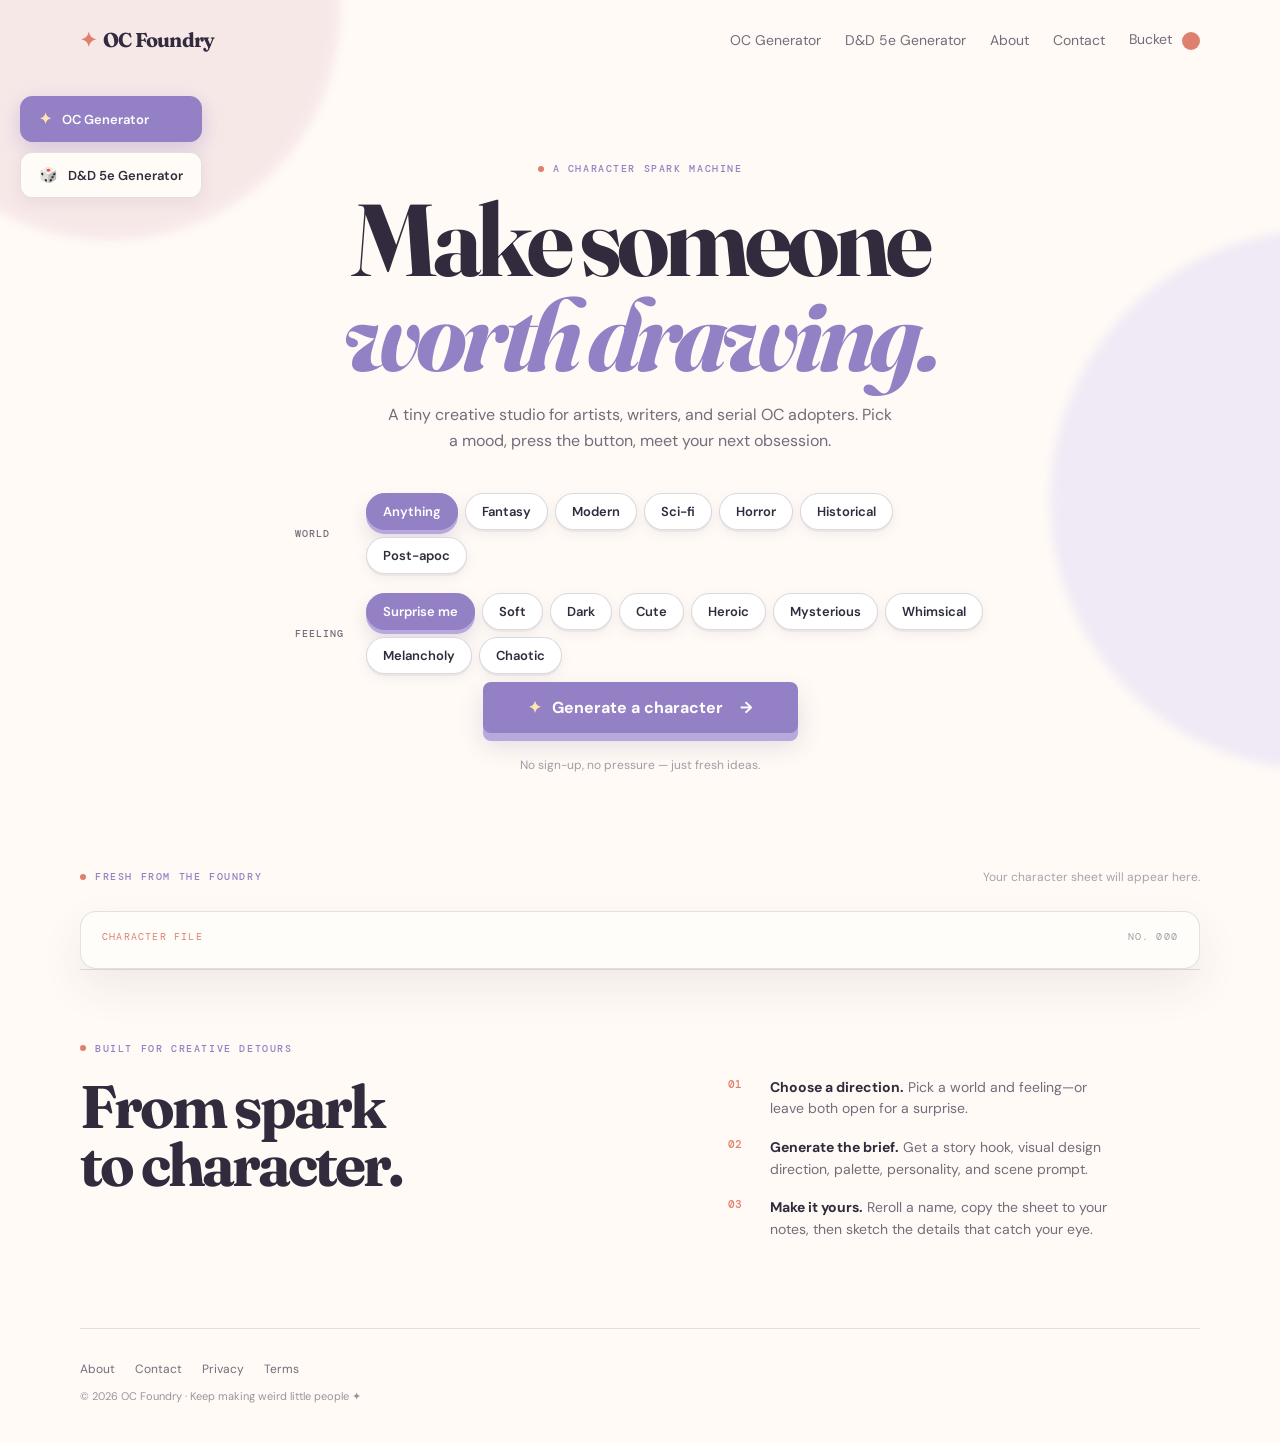
<file: index.html>
<!doctype html>
<html lang="en">
  <head>
    <meta charset="UTF-8" />
    <meta name="viewport" content="width=device-width, initial-scale=1.0" />
    <meta name="description" content="Free OC character generator for artists, writers, and worldbuilders. Get instant character ideas with backstory, personality, and visual design across 6 unique worlds." />
    <meta name="google-site-verification" content="KdOLSbOGM91NEBOXFSXypKhmhuomz49XSHBC8FppV9k" />
    <title>OC Foundry - Free Character Generator for Artists & Writers | OC Ideas</title>
    <link rel="preconnect" href="https://fonts.googleapis.com" />
    <link rel="preconnect" href="https://fonts.gstatic.com" crossorigin />
    <link href="https://fonts.googleapis.com/css2?family=DM+Mono:wght@400;500&family=DM+Sans:opsz,wght@9..40,400;9..40,500;9..40,600;9..40,700&family=Fraunces:opsz,wght@9..144,600;9..144,700&display=swap" rel="stylesheet" />
    <link rel="stylesheet" href="styles.css?v=26" />
  </head>
  <body>
    <div class="page-glow glow-one"></div><div class="page-glow glow-two"></div>
    <main>
            <!-- LEFT SIDEBAR VERTICAL GENERATOR TABS -->
      <aside class="generator-tabs-dock" aria-label="Generator selection">
        <a href="index.html" class="gen-tab active">
          <span class="gen-tab-icon">✦</span>
          <span class="gen-tab-text">OC Generator</span>
        </a>
        <a href="dnd.html" class="gen-tab">
          <span class="gen-tab-icon">🎲</span>
          <span class="gen-tab-text">D&amp;D 5e Generator</span>
        </a>
      </aside>
      <nav class="nav wrap" aria-label="Main navigation">
  <a class="brand" href="#top" aria-label="OC Foundry home"><span class="brand-mark">✦</span> OC Foundry</a>
  <div class="nav-links">
  <a class="nav-link" href="index.html">OC Generator</a>
  <a class="nav-link" href="dnd.html">D&amp;D 5e Generator</a>
  <a class="nav-link" href="about.html">About</a>
  <a class="nav-link" href="contact.html">Contact</a>
          <a class="nav-link cart-link" href="bucket.html">
            Bucket <span class="cart-count" id="cart-count" hidden>0</span>
          </a>
        </div>
</nav>

      <section class="hero wrap" id="top">
        <p class="eyebrow"><span></span> A character spark machine</p>
        <h1>Make someone<br /><em>worth drawing.</em></h1>
        <p class="intro">A tiny creative studio for artists, writers, and serial OC adopters. Pick a mood, press the button, meet your next obsession.</p>

        <div class="controls" aria-label="Character generator filters">
          <div class="filter-group">
            <span class="filter-label">World</span>
            <div class="filter-pills" id="world-filters">
              <button class="filter active" data-world="any" type="button">Anything</button>
              <button class="filter" data-world="fantasy" type="button">Fantasy</button>
              <button class="filter" data-world="modern" type="button">Modern</button>
              <button class="filter" data-world="scifi" type="button">Sci-fi</button>
              <button class="filter" data-world="horror" type="button">Horror</button>
              <button class="filter" data-world="historical" type="button">Historical</button>
              <button class="filter" data-world="postapoc" type="button">Post-apoc</button>
            </div>
          </div>
          <div class="filter-group">
            <span class="filter-label">Feeling</span>
            <div class="filter-pills" id="mood-filters">
              <button class="filter active" data-mood="any" type="button">Surprise me</button>
              <button class="filter" data-mood="soft" type="button">Soft</button>
              <button class="filter" data-mood="dark" type="button">Dark</button>
              <button class="filter" data-mood="cute" type="button">Cute</button>
              <button class="filter" data-mood="heroic" type="button">Heroic</button>
              <button class="filter" data-mood="mysterious" type="button">Mysterious</button>
              <button class="filter" data-mood="whimsical" type="button">Whimsical</button>
              <button class="filter" data-mood="melancholy" type="button">Melancholy</button>
              <button class="filter" data-mood="chaotic" type="button">Chaotic</button>
            </div>
            </div>
          </div>
          <button class="generate-button" id="generate" type="button"><span class="spark">✦</span> Generate a character <span class="arrow">→</span></button>
        </div>
        <p class="tiny-note">No sign-up, no pressure — just fresh ideas.</p>
      </section>

      <section class="sheet-section wrap" id="generator" aria-live="polite">
        <div class="section-heading">
          <p class="eyebrow"><span></span> Fresh from the foundry</p>
          <p class="hint">Your character sheet will appear here.</p>
        </div>
        <article class="character-sheet empty" id="character-sheet">
          <div class="sheet-topline"><span class="sheet-tag">CHARACTER FILE</span><span class="sheet-number" id="sheet-number">NO. 000</span></div>
          <div class="empty-state" id="empty-state"></div>
          <div class="result-content" id="result-content" hidden>
            <aside class="portrait-panel" id="portrait-panel">
              <span class="portrait-label">VISUAL VIBE</span>
              <p class="visual-vibe-copy" id="visual-vibe"></p>
              <div class="palette" id="palette" aria-label="Color palette"></div>
            </aside>
            <div class="details-panel">
              <div class="identity"><span class="file-inline">Character file</span><h2 id="character-name"></h2><button class="name-reroll" id="name-reroll" type="button" title="Generate a new name">↻ New name</button><p class="result-kicker" id="archetype"></p><p class="age" id="age"></p></div>
              <p class="hook" id="hook"></p>
              <div class="detail-grid">
                <section><h3>Personality</h3><p id="personality"></p></section>
                <section><h3>Signature detail</h3><p id="strength"></p></section>
                <section><h3>Inner tension</h3><p id="fear"></p></section>
                <section><h3>Scene prompt</h3><p id="world-hook"></p></section>
              </div>
              <div class="sheet-actions">
              <a class="download-button" id="download" href="checkout.html">Buy this sheet <span>₹60</span></a>
              <button class="bucket-button" id="add-to-bucket" type="button">Add to bucket</button>
              <button class="small-generate" id="regenerate" type="button">Generate another <span>→</span></button>
            </div>
                          <section class="unlock-tease" id="unlock-tease" hidden>
              <div class="tease-header">
                <p class="eyebrow"><span></span> Unlock the full character bible</p>
                <span class="tease-price">₹60</span>
              </div>
              <h3 class="tease-title">More of <em id="tease-name">them</em>, beautifully written.</h3>
              <p class="tease-sub">A 3-page character bible PDF · downloaded instantly or emailed to you</p>

              <div class="tease-grid">
                <div class="tease-card">
                  <span class="tease-icon">📖</span>
                  <h4>Full backstory</h4>
                  <p>Where they came from, what shaped them, what they're hiding.</p>
                </div>
                <div class="tease-card">
                  <span class="tease-icon">👗</span>
                  <h4>Wardrobe breakdown</h4>
                  <p>Three complete outfits: everyday, formal, and action-ready.</p>
                </div>
                <div class="tease-card">
                  <span class="tease-icon">🎭</span>
                  <h4>Voice &amp; dialogue</h4>
                  <p>How they speak, plus three signature lines you can use.</p>
                </div>
                <div class="tease-card">
                  <span class="tease-icon">💫</span>
                  <h4>Relationship web</h4>
                  <p>Three key people in their life: friend, rival, and one more.</p>
                </div>
                <div class="tease-card">
                  <span class="tease-icon">🎨</span>
                  <h4>5 drawing prompts</h4>
                  <p>Specific scene ideas to sketch or write them into.</p>
                </div>
                <div class="tease-card">
                  <span class="tease-icon">🔮</span>
                  <h4>Symbol &amp; motifs</h4>
                  <p>Their personal sigil, recurring imagery, and quick quiz answers.</p>
                </div>
              </div>

              <a class="tease-cta" href="checkout.html">Get the full character bible <span>₹60 →</span></a>
              <p class="tease-note">Instant download · optional email delivery · no sign-up</p>
            </section>
            </div>
          </div>
        </article>
      </section>

      <section class="how wrap" id="how-it-works">
        <p class="eyebrow"><span></span> Built for creative detours</p>
        <div class="how-grid"><h2>From spark<br />to character.</h2><div class="how-copy how-steps"><div><span>01</span><p><strong>Choose a direction.</strong> Pick a world and feeling—or leave both open for a surprise.</p></div><div><span>02</span><p><strong>Generate the brief.</strong> Get a story hook, visual design direction, palette, personality, and scene prompt.</p></div><div><span>03</span><p><strong>Make it yours.</strong> Reroll a name, copy the sheet to your notes, then sketch the details that catch your eye.</p></div></div></div>
      </section>
    </main>
    <footer class="footer wrap">
  <div class="footer-links">
    <a href="about.html">About</a>
    <a href="contact.html">Contact</a>
    <a href="privacy.html">Privacy</a>
    <a href="terms.html">Terms</a>
  </div>
  <span>© 2026 OC Foundry · Keep making weird little people ✦</span>
</footer>
    <script src="script.js"></script>
  </body>
</html>
</file>
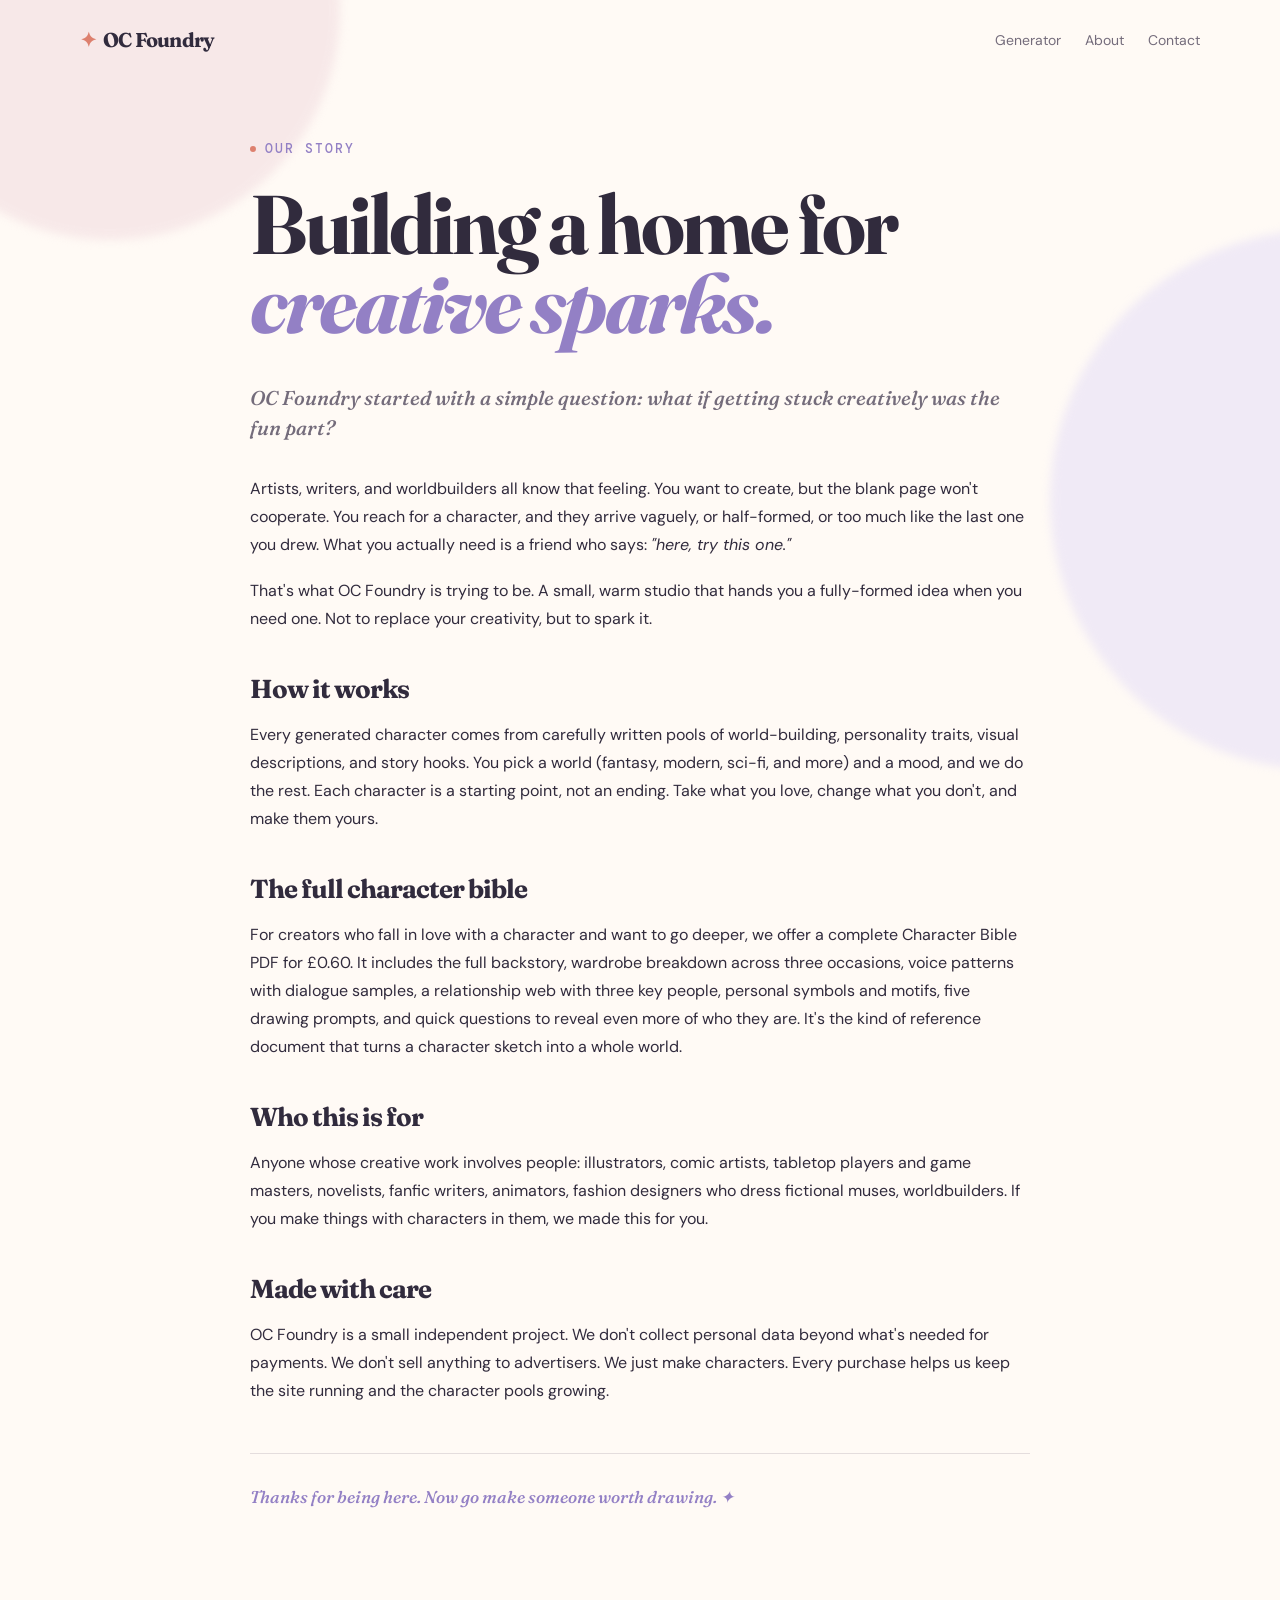
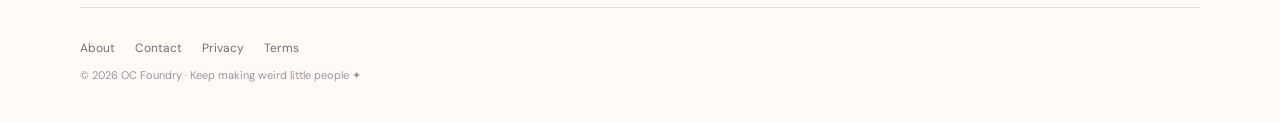
<file: about.html>
<!doctype html>
<html lang="en">
  <head>
    <meta charset="UTF-8" />
    <meta name="viewport" content="width=device-width, initial-scale=1.0" />
    <meta name="description" content="About OC Foundry - a gentle character idea generator for artists, writers, and worldbuilders." />
    <title>About OC Foundry - Our Character Generator Story</title>
    <link rel="preconnect" href="https://fonts.googleapis.com" />
    <link rel="preconnect" href="https://fonts.gstatic.com" crossorigin />
    <link href="https://fonts.googleapis.com/css2?family=DM+Mono:wght@400;500&family=DM+Sans:opsz,wght@9..40,400;9..40,500;9..40,600;9..40,700&family=Fraunces:opsz,wght@9..144,600;9..144,700&display=swap" rel="stylesheet" />
    <link rel="stylesheet" href="styles.css?v=10" />
  </head>
  <body>
    <div class="page-glow glow-one"></div><div class="page-glow glow-two"></div>
    <main>
      <nav class="nav wrap" aria-label="Main navigation">
        <a class="brand" href="index.html" aria-label="OC Foundry home"><span class="brand-mark">✦</span> OC Foundry</a>
        <div class="nav-links">
          <a class="nav-link" href="index.html">Generator</a>
          <a class="nav-link" href="about.html">About</a>
          <a class="nav-link" href="contact.html">Contact</a>
        </div>
      </nav>

      <section class="content-page wrap">
        <p class="eyebrow"><span></span> Our story</p>
        <h1>Building a home for<br /><em>creative sparks.</em></h1>

        <div class="content-body">
          <p class="lead">OC Foundry started with a simple question: what if getting stuck creatively was the fun part?</p>

          <p>Artists, writers, and worldbuilders all know that feeling. You want to create, but the blank page won't cooperate. You reach for a character, and they arrive vaguely, or half-formed, or too much like the last one you drew. What you actually need is a friend who says: <em>"here, try this one."</em></p>

          <p>That's what OC Foundry is trying to be. A small, warm studio that hands you a fully-formed idea when you need one. Not to replace your creativity, but to spark it.</p>

          <h2>How it works</h2>
          <p>Every generated character comes from carefully written pools of world-building, personality traits, visual descriptions, and story hooks. You pick a world (fantasy, modern, sci-fi, and more) and a mood, and we do the rest. Each character is a starting point, not an ending. Take what you love, change what you don't, and make them yours.</p>

          <h2>The full character bible</h2>
          <p>For creators who fall in love with a character and want to go deeper, we offer a complete Character Bible PDF for £0.60. It includes the full backstory, wardrobe breakdown across three occasions, voice patterns with dialogue samples, a relationship web with three key people, personal symbols and motifs, five drawing prompts, and quick questions to reveal even more of who they are. It's the kind of reference document that turns a character sketch into a whole world.</p>

          <h2>Who this is for</h2>
          <p>Anyone whose creative work involves people: illustrators, comic artists, tabletop players and game masters, novelists, fanfic writers, animators, fashion designers who dress fictional muses, worldbuilders. If you make things with characters in them, we made this for you.</p>

          <h2>Made with care</h2>
          <p>OC Foundry is a small independent project. We don't collect personal data beyond what's needed for payments. We don't sell anything to advertisers. We just make characters. Every purchase helps us keep the site running and the character pools growing.</p>

          <p class="closing">Thanks for being here. Now go make someone worth drawing. ✦</p>
        </div>
      </section>

    </main>
    <footer class="footer wrap">
      <div class="footer-links">
        <a href="about.html">About</a>
        <a href="contact.html">Contact</a>
        <a href="privacy.html">Privacy</a>
        <a href="terms.html">Terms</a>
      </div>
      <span>© 2026 OC Foundry · Keep making weird little people ✦</span>
    </footer>
  </body>
</html>
</file>
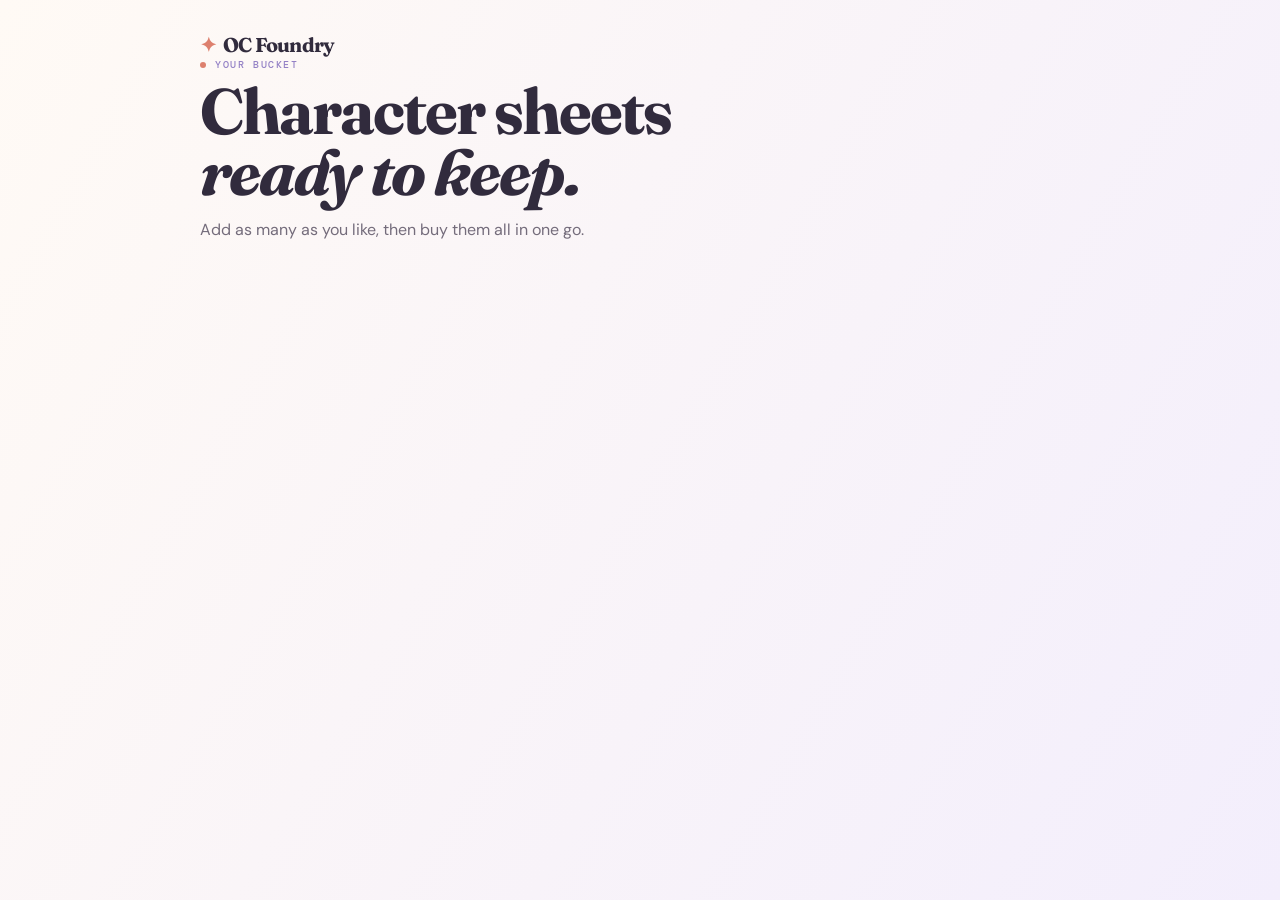
<file: bucket.html>
<!doctype html>
<html lang="en">
  <head>
    <meta charset="UTF-8" />
    <meta name="viewport" content="width=device-width, initial-scale=1.0" />
    <title>Your bucket — OC Foundry</title>
    <link rel="preconnect" href="https://fonts.googleapis.com" />
    <link rel="preconnect" href="https://fonts.gstatic.com" crossorigin />
    <link href="https://fonts.googleapis.com/css2?family=DM+Mono:wght@400;500&family=DM+Sans:opsz,wght@9..40,400;9..40,500;9..40,600;9..40,700&family=Fraunces:opsz,wght@9..144,600;9..144,700&display=swap" rel="stylesheet" />
    <link rel="stylesheet" href="styles.css?v=11" />
  </head>
  <body class="bucket-page">
    <main class="bucket-wrap">
      <a class="brand" href="index.html"><span class="brand-mark">✦</span> OC Foundry</a>

      <header class="bucket-header">
        <p class="eyebrow" style="justify-content:flex-start;"><span></span> Your bucket</p>
        <h1>Character sheets<br /><em>ready to keep.</em></h1>
        <p class="bucket-sub">Add as many as you like, then buy them all in one go.</p>
      </header>

      <section id="bucket-empty" class="bucket-empty" hidden>
        <p class="eyebrow" style="justify-content:center;"><span></span> Empty for now</p>
        <h2 style="font:700 32px Fraunces,serif; margin:12px 0;">No characters in your bucket yet.</h2>
        <p style="color:var(--muted); margin-bottom:22px;">Generate a character and click “Add to bucket”.</p>
        <a class="pay-button" href="index.html" style="display:inline-block; width:auto; padding:14px 22px; text-decoration:none;">← Back to generator</a>
      </section>

      <section id="bucket-content" hidden>
        <div class="bucket-list" id="bucket-list"></div>

        <div class="bucket-summary">
          <div>
            <div style="color:var(--muted); font-size:13px;">Total</div>
            <div class="total" id="bucket-total">₹0</div>
            <div style="color:var(--muted); font-size:12px;" id="bucket-count-label">0 sheets</div>
          </div>
          <button class="pay-button" id="bucket-checkout" type="button" style="width:auto; padding:14px 22px;">
            Buy all sheets →
          </button>
        </div>
      </section>
    </main>

    <script src="https://checkout.razorpay.com/v1/checkout.js"></script>
    <script src="bucket.js"></script>
  </body>
</html>
</file>
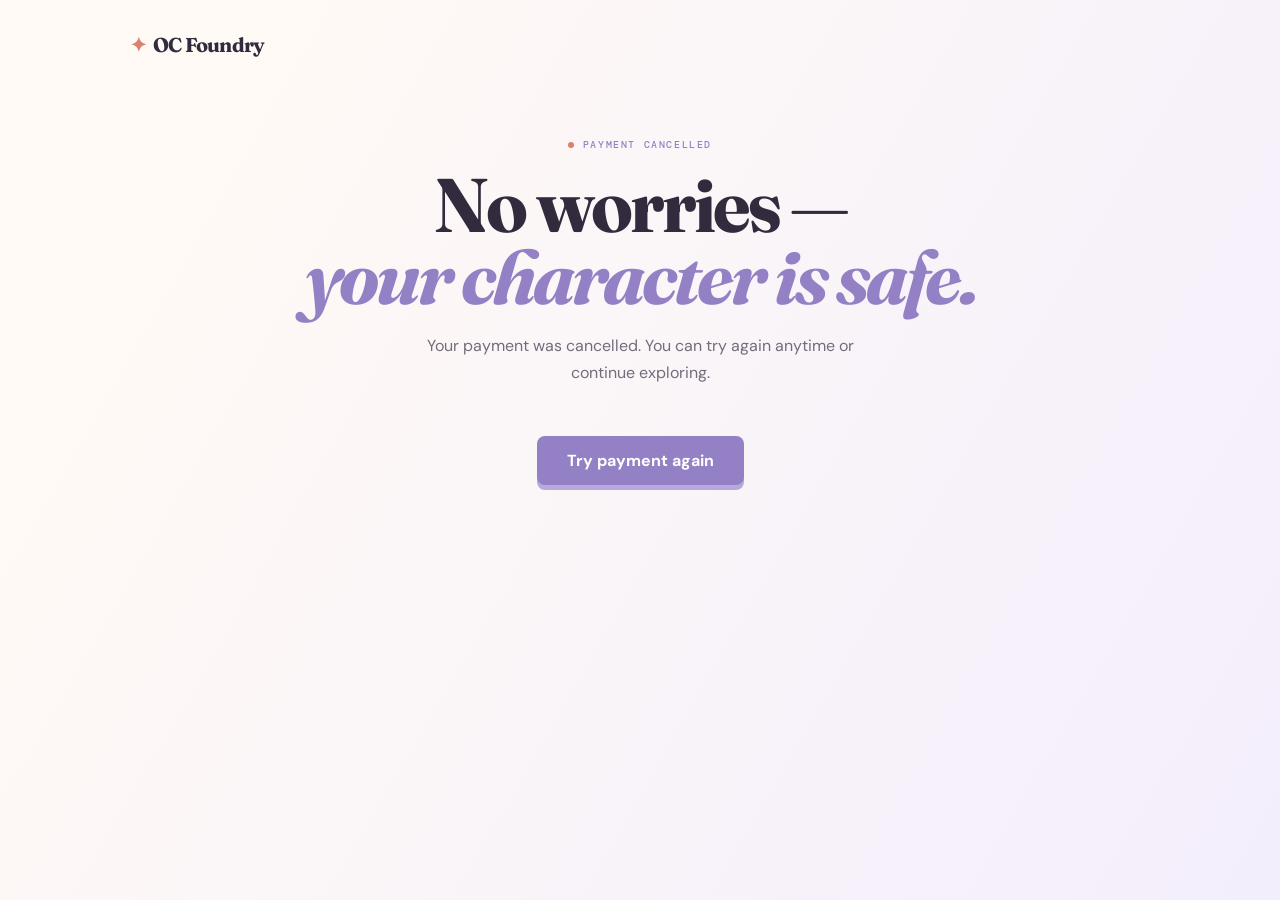
<file: cancel.html>
<!doctype html>
<html lang="en">
  <head>
    <meta charset="UTF-8" />
    <meta name="viewport" content="width=device-width, initial-scale=1.0" />
    <title>Payment cancelled — OC Foundry</title>
    <link rel="preconnect" href="https://fonts.googleapis.com" />
    <link rel="preconnect" href="https://fonts.gstatic.com" crossorigin />
    <link href="https://fonts.googleapis.com/css2?family=DM+Mono:wght@400;500&family=DM+Sans:opsz,wght@9..40,400;9..40,500;9..40,600;9..40,700&family=Fraunces:opsz,wght@9..144,600;9..144,700&display=swap" rel="stylesheet" />
    <link rel="stylesheet" href="styles.css" />
  </head>
  <body class="checkout-page">
    <main class="checkout-wrap">
      <a class="brand checkout-brand" href="index.html"><span class="brand-mark">✦</span> OC Foundry</a>
      <div style="text-align:center; padding:80px 20px;">
        <p class="eyebrow" style="justify-content:center;"><span></span> Payment cancelled</p>
        <h1 style="font:700 clamp(48px,6vw,76px)/.95 Fraunces,serif; letter-spacing:-3px; margin:18px 0;">
          No worries —<br /><em style="color:var(--lavender);">your character is safe.</em>
        </h1>
        <p style="color:var(--muted); max-width:480px; margin:20px auto; line-height:1.65;">
          Your payment was cancelled. You can try again anytime or continue exploring.
        </p>
        <a href="checkout.html" class="pay-button" style="display:inline-block; margin-top:30px; text-decoration:none; width:auto; padding:14px 30px;">
          Try payment again
        </a>
      </div>
    </main>
  </body>
</html>
</file>
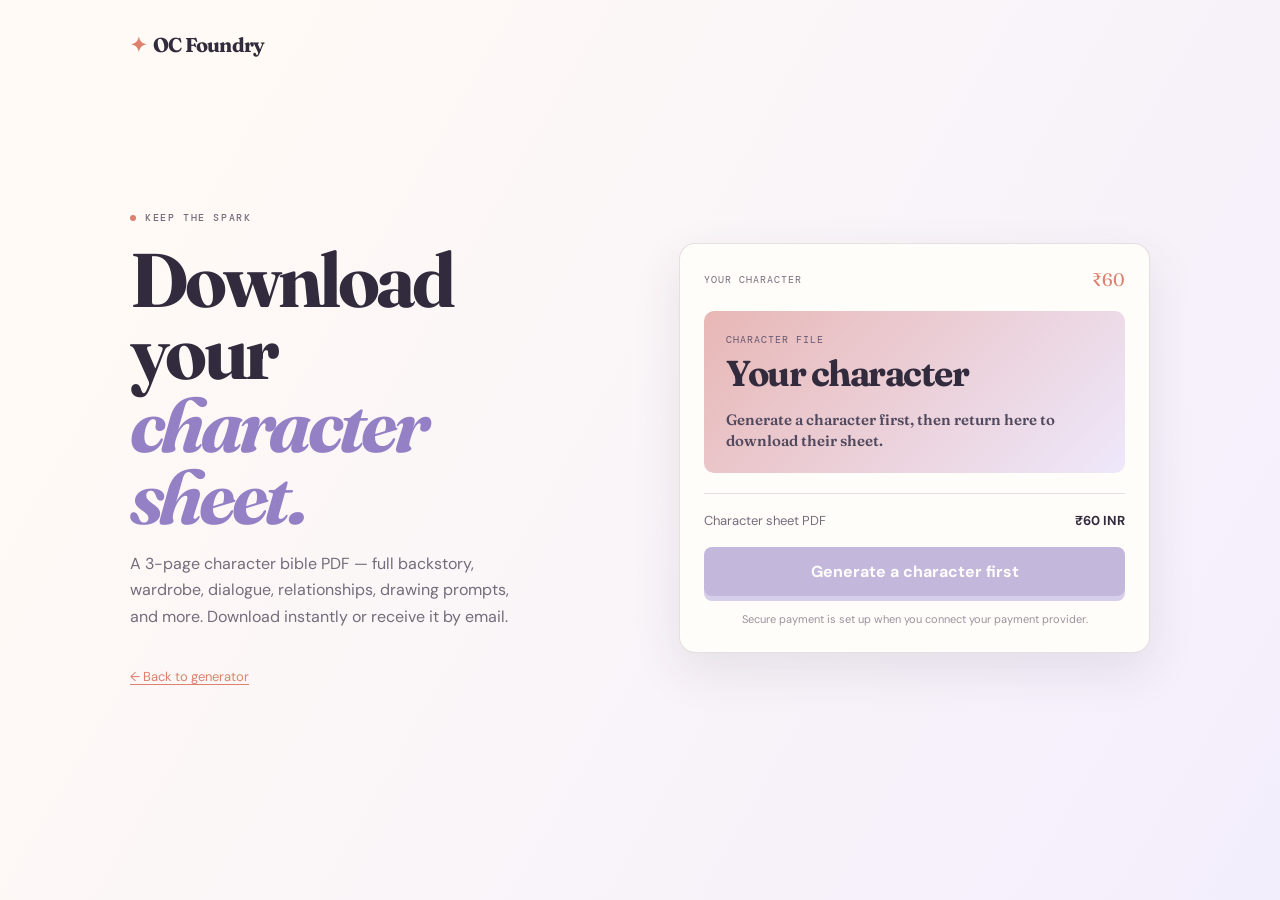
<file: checkout.html>
<!doctype html>
<html lang="en">
  <head>
    <meta charset="UTF-8" />
    <meta name="viewport" content="width=device-width, initial-scale=1.0" />
    <title>Download character sheet — OC Foundry</title>
    <link rel="preconnect" href="https://fonts.googleapis.com" />
    <link rel="preconnect" href="https://fonts.gstatic.com" crossorigin />
    <link href="https://fonts.googleapis.com/css2?family=DM+Mono:wght@400;500&family=DM+Sans:opsz,wght@9..40,400;9..40,500;9..40,600;9..40,700&family=Fraunces:opsz,wght@9..144,600;9..144,700&display=swap" rel="stylesheet" />
    <link rel="stylesheet" href="styles.css?v=2" />
  </head>
  <body class="checkout-page">
    <main class="checkout-wrap">
      <a class="brand checkout-brand" href="index.html"><span class="brand-mark">✦</span> OC Foundry</a>
      <div class="checkout-grid">
        <section class="checkout-intro"><p class="eyebrow"><span></span> Keep the spark</p><h1>Download your<br /><em>character sheet.</em></h1><p>A 3-page character bible PDF — full backstory, wardrobe, dialogue, relationships, drawing prompts, and more. Download instantly or receive it by email.</p><a class="back-link" href="index.html">← Back to generator</a></section>
        <section class="checkout-card"><div class="checkout-top"><span>YOUR CHARACTER</span><span class="price">₹60</span></div><div class="mini-sheet" id="mini-sheet"><p class="mini-label">CHARACTER FILE</p><h2 id="checkout-name">Your character</h2><p id="checkout-archetype"></p><p class="mini-hook" id="checkout-hook">Generate a character first, then return here to download their sheet.</p></div><div class="checkout-summary"><span>Character sheet PDF</span><strong>₹60 INR</strong></div><button class="pay-button" id="pay-button" type="button">Continue to secure payment <span>→</span></button><p class="payment-note">Secure payment is set up when you connect your payment provider.</p></section>
      </div>
    </main>
    <script src="https://checkout.razorpay.com/v1/checkout.js"></script>
<script src="checkout.js"></script>
  </body>
</html>
</file>
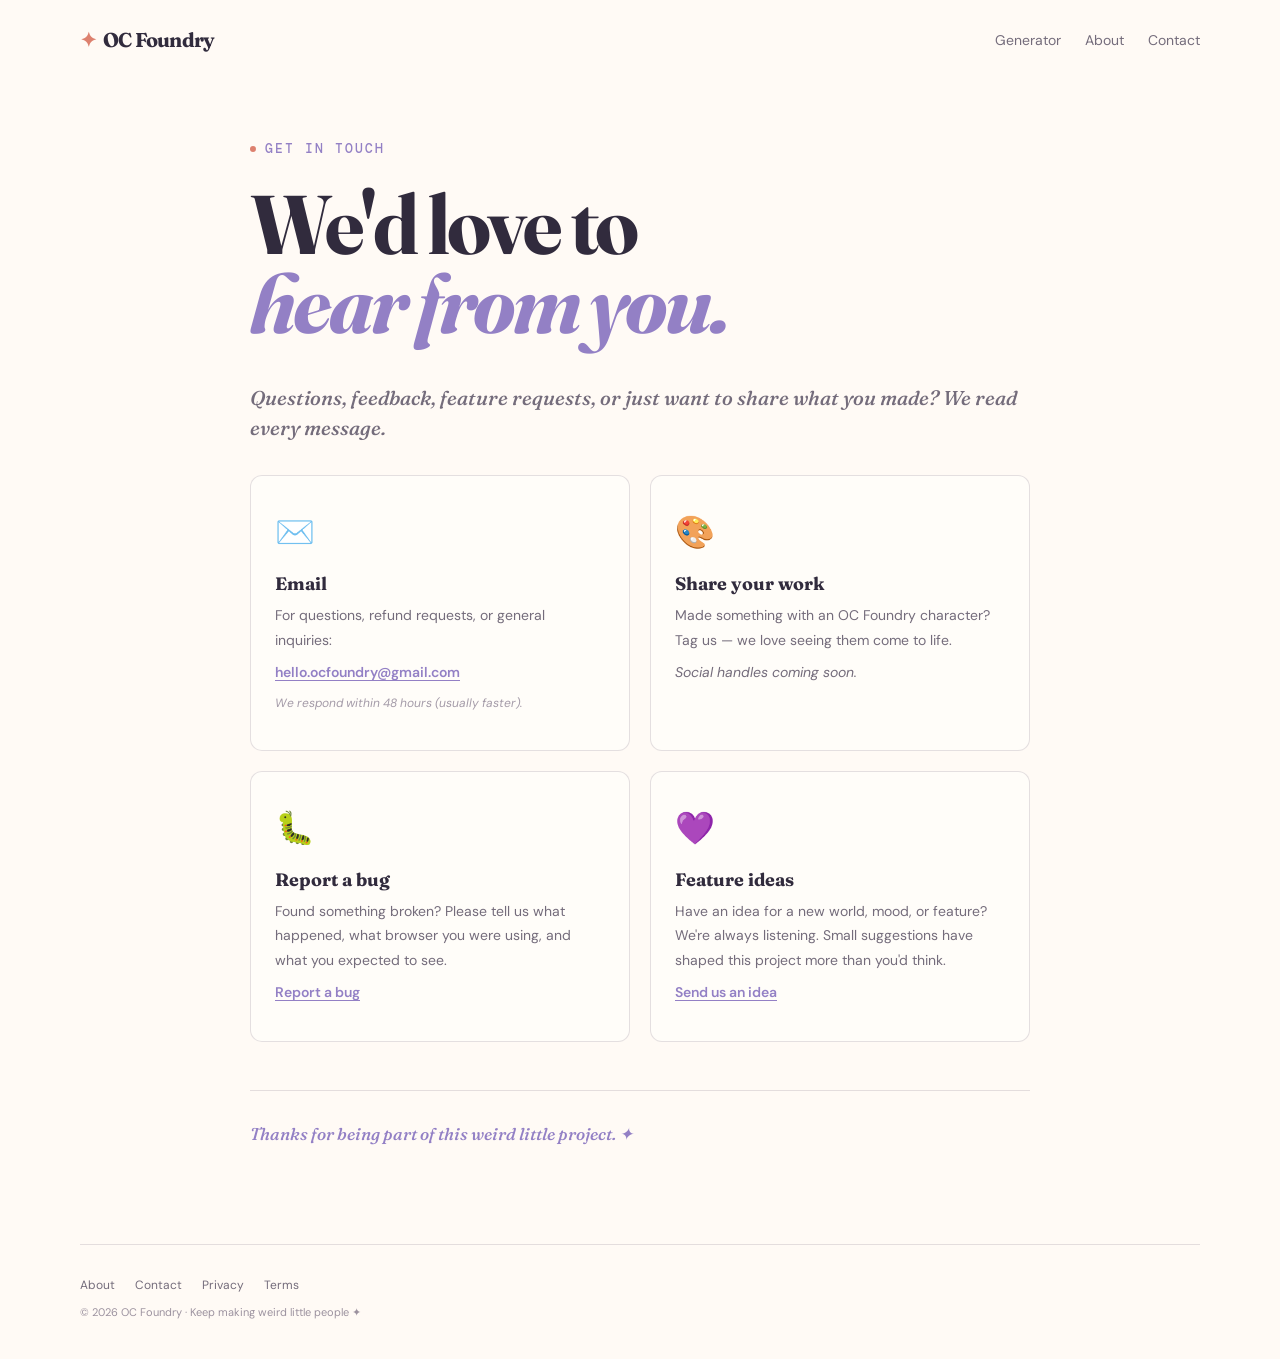
<file: contact.html>
<!doctype html>
<html lang="en">
  <head>
    <meta charset="UTF-8" />
    <meta name="viewport" content="width=device-width, initial-scale=1.0" />
    <meta name="description" content="Contact OC Foundry" />
    <title>Contact OC Foundry - Get In Touch</title>
    <link rel="preconnect" href="https://fonts.googleapis.com" />
    <link rel="preconnect" href="https://fonts.gstatic.com" crossorigin />
    <link href="https://fonts.googleapis.com/css2?family=DM+Mono:wght@400;500&family=DM+Sans:opsz,wght@9..40,400;9..40,500;9..40,600;9..40,700&family=Fraunces:opsz,wght@9..144,600;9..144,700&display=swap" rel="stylesheet" />
    <link rel="stylesheet" href="styles.css?v=10" />
  </head>
  <body>
    <main>
      <nav class="nav wrap" aria-label="Main navigation">
        <a class="brand" href="index.html" aria-label="OC Foundry home"><span class="brand-mark">✦</span> OC Foundry</a>
        <div class="nav-links">
          <a class="nav-link" href="index.html">Generator</a>
          <a class="nav-link" href="about.html">About</a>
          <a class="nav-link" href="contact.html">Contact</a>
        </div>
      </nav>

      <section class="content-page wrap">
        <p class="eyebrow"><span></span> Get in touch</p>
        <h1>We'd love to<br /><em>hear from you.</em></h1>

        <div class="content-body">
          <p class="lead">Questions, feedback, feature requests, or just want to share what you made? We read every message.</p>

          <div class="contact-methods">
            <div class="contact-card">
              <span class="contact-icon">✉️</span>
              <h3>Email</h3>
              <p>For questions, refund requests, or general inquiries:</p>
              <p><a href="mailto:
hello.ocfoundry@gmail.com" class="contact-link">
hello.ocfoundry@gmail.com</a></p>
              <p class="contact-note">We respond within 48 hours (usually faster).</p>
            </div>

            <div class="contact-card">
              <span class="contact-icon">🎨</span>
              <h3>Share your work</h3>
              <p>Made something with an OC Foundry character? Tag us — we love seeing them come to life.</p>
              <p><em>Social handles coming soon.</em></p>
            </div>

            <div class="contact-card">
              <span class="contact-icon">🐛</span>
              <h3>Report a bug</h3>
              <p>Found something broken? Please tell us what happened, what browser you were using, and what you expected to see.</p>
              <p><a href="mailto:
hello.ocfoundry@gmail.com?subject=Bug%20Report" class="contact-link">Report a bug</a></p>
            </div>

            <div class="contact-card">
              <span class="contact-icon">💜</span>
              <h3>Feature ideas</h3>
              <p>Have an idea for a new world, mood, or feature? We're always listening. Small suggestions have shaped this project more than you'd think.</p>
              <p><a href="mailto:
hello.ocfoundry@gmail.com?subject=Feature%20Idea" class="contact-link">Send us an idea</a></p>
            </div>
          </div>

          <p class="closing">Thanks for being part of this weird little project. ✦</p>
        </div>
      </section>

    </main>
    <footer class="footer wrap">
      <div class="footer-links">
        <a href="about.html">About</a>
        <a href="contact.html">Contact</a>
        <a href="privacy.html">Privacy</a>
        <a href="terms.html">Terms</a>
      </div>
      <span>© 2026 OC Foundry · Keep making weird little people ✦</span>
    </footer>
  </body>
</html>
</file>
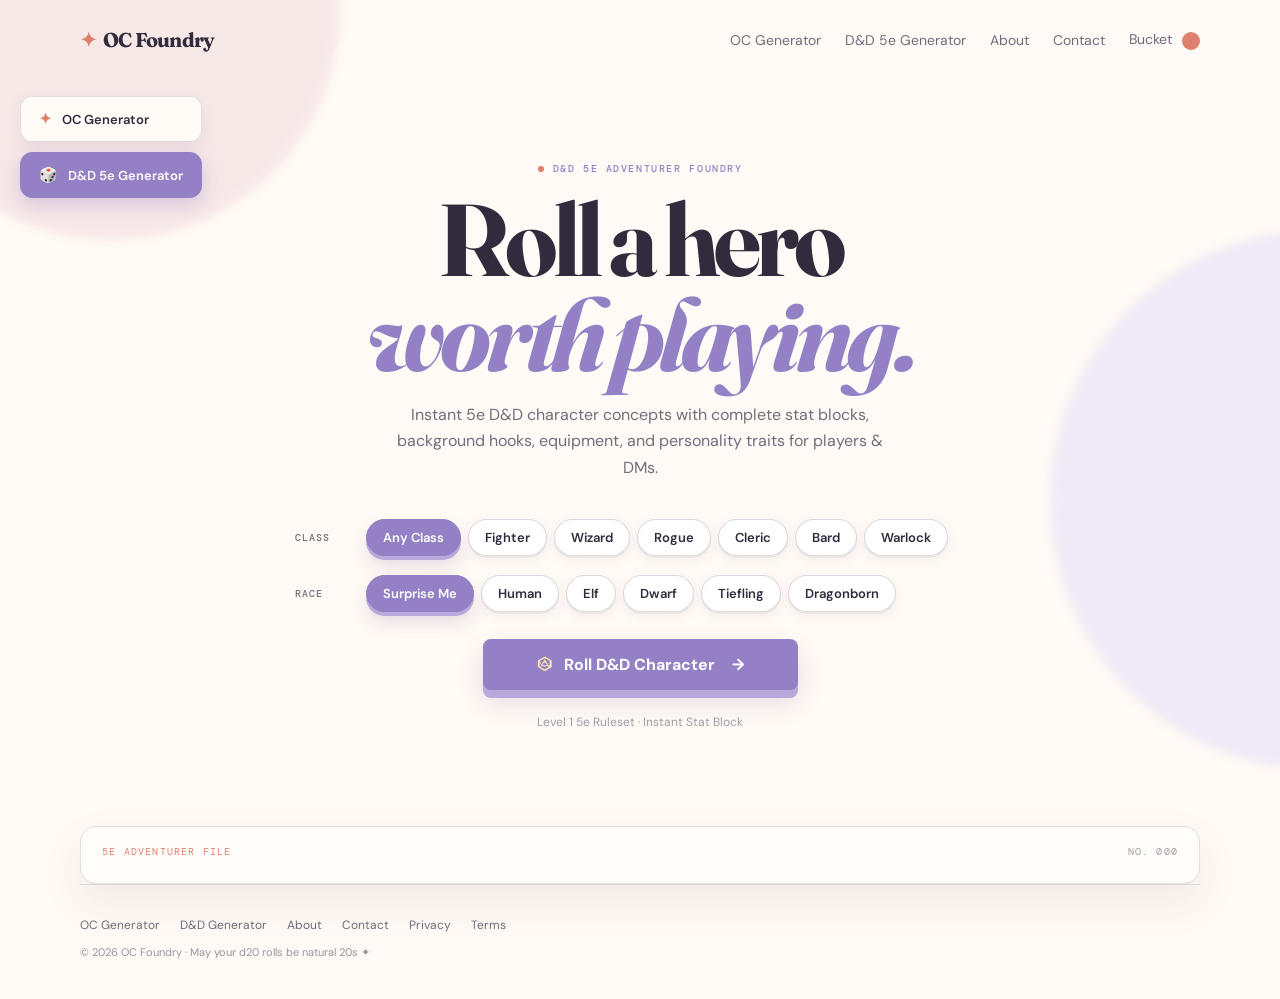
<file: dnd.html>
<!doctype html>
<html lang="en">
  <head>
    <meta charset="UTF-8" />
    <meta name="viewport" content="width=device-width, initial-scale=1.0" />
    <meta name="description" content="Free D&D 5e Character Generator — generate instant 5e stat blocks, backstories, traits, and character bibles for players and DMs." />
    <title>D&D 5e Character Generator — OC Foundry</title>
    <link rel="preconnect" href="https://fonts.googleapis.com" />
    <link rel="preconnect" href="https://fonts.gstatic.com" crossorigin />
    <link href="https://fonts.googleapis.com/css2?family=DM+Mono:wght@400;500&family=DM+Sans:opsz,wght@9..40,400;9..40,500;9..40,600;9..40,700&family=Fraunces:opsz,wght@9..144,600;9..144,700&display=swap" rel="stylesheet" />
    <link rel="stylesheet" href="styles.css?v=26" />
  </head>
  <body>
    <div class="page-glow glow-one"></div><div class="page-glow glow-two"></div>
    <main>
            <!-- LEFT SIDEBAR VERTICAL GENERATOR TABS -->
      <aside class="generator-tabs-dock" aria-label="Generator selection">
        <a href="index.html" class="gen-tab">
          <span class="gen-tab-icon">✦</span>
          <span class="gen-tab-text">OC Generator</span>
        </a>
        <a href="dnd.html" class="gen-tab active">
          <span class="gen-tab-icon">🎲</span>
          <span class="gen-tab-text">D&amp;D 5e Generator</span>
        </a>
      </aside>
      <nav class="nav wrap" aria-label="Main navigation">
        <a class="brand" href="index.html" aria-label="OC Foundry home"><span class="brand-mark">✦</span> OC Foundry</a>
        <div class="nav-links">
          <a class="nav-link" href="index.html">OC Generator</a>
          <a class="nav-link active" href="dnd.html">D&amp;D 5e Generator</a>
          <a class="nav-link" href="about.html">About</a>
          <a class="nav-link" href="contact.html">Contact</a>
          <a class="nav-link cart-link" href="bucket.html">
            Bucket <span class="cart-count" id="cart-count" hidden>0</span>
          </a>
        </div>
      </nav>

      <section class="hero wrap">
        <p class="eyebrow"><span></span> D&amp;D 5e Adventurer Foundry</p>
        <h1>Roll a hero<br /><em>worth playing.</em></h1>
        <p class="intro">Instant 5e D&amp;D character concepts with complete stat blocks, background hooks, equipment, and personality traits for players &amp; DMs.</p>

        <div class="controls">
          <div class="filter-group">
            <span class="filter-label">Class</span>
            <div class="filter-pills" id="class-filters">
              <button class="filter active" data-class="any" type="button">Any Class</button>
              <button class="filter" data-class="fighter" type="button">Fighter</button>
              <button class="filter" data-class="wizard" type="button">Wizard</button>
              <button class="filter" data-class="rogue" type="button">Rogue</button>
              <button class="filter" data-class="cleric" type="button">Cleric</button>
              <button class="filter" data-class="bard" type="button">Bard</button>
              <button class="filter" data-class="warlock" type="button">Warlock</button>
            </div>
          </div>
          <div class="filter-group">
            <span class="filter-label">Race</span>
            <div class="filter-pills" id="race-filters">
              <button class="filter active" data-race="any" type="button">Surprise Me</button>
              <button class="filter" data-race="human" type="button">Human</button>
              <button class="filter" data-race="elf" type="button">Elf</button>
              <button class="filter" data-race="dwarf" type="button">Dwarf</button>
              <button class="filter" data-race="tiefling" type="button">Tiefling</button>
              <button class="filter" data-race="dragonborn" type="button">Dragonborn</button>
            </div>
          </div>
          <button class="generate-button" id="dnd-generate" type="button">
            <span class="spark">
              <svg class="d20-svg" viewBox="0 0 24 24"><path d="M12 2L2.5 7.5v9L12 22l9.5-5.5v-9L12 2zm0 2.3l6.8 3.7-2.9 5.1L12 10.4V4.3zm-6.8 3.7L12 4.3v6.1L7.7 12.8 5.2 8zm-0.2 1.8l2.5 5.1-2.5 1.1V9.8zm6.8 9.9l-5.7-3.3 2.5-2 3.2 1.9v3.4zm0-5.1L8 12.4 12 5.8l4 6.6-4 2.2zm0 5.1v-3.4l3.2-1.9 2.5 2-5.7 3.3zm6.8-5.3l-2.5-1.1 2.5-5.1v6.2z"/></svg>
            </span> Roll D&amp;D Character <span class="arrow">→</span>
          </button>

          <!-- SMALL INLINE d20 DICE ANIMATION -->
          <div class="inline-dice-box" id="inline-dice" hidden>
            <div class="dice-icon" id="dice-icon">
              <svg class="d20-svg" viewBox="0 0 24 24"><path d="M12 2L2.5 7.5v9L12 22l9.5-5.5v-9L12 2zm0 2.3l6.8 3.7-2.9 5.1L12 10.4V4.3zm-6.8 3.7L12 4.3v6.1L7.7 12.8 5.2 8zm-0.2 1.8l2.5 5.1-2.5 1.1V9.8zm6.8 9.9l-5.7-3.3 2.5-2 3.2 1.9v3.4zm0-5.1L8 12.4 12 5.8l4 6.6-4 2.2zm0 5.1v-3.4l3.2-1.9 2.5 2-5.7 3.3zm6.8-5.3l-2.5-1.1 2.5-5.1v6.2z"/></svg>
            </div>
            <p class="dice-label" id="dice-label">Rolling d20...</p>
          </div>

        </div>
        <p class="tiny-note">Level 1 5e Ruleset · Instant Stat Block</p>
      </section>

      <section class="sheet-section wrap" id="generator">
        <article class="character-sheet empty" id="character-sheet">
          <div class="sheet-topline"><span class="sheet-tag">5E ADVENTURER FILE</span><span class="sheet-number" id="sheet-number">NO. 000</span></div>
          <div class="empty-state" id="empty-state">
            <span class="empty-star">
              <svg class="d20-svg" style="width:40px; height:40px; color:var(--peach);" viewBox="0 0 24 24"><path d="M12 2L2.5 7.5v9L12 22l9.5-5.5v-9L12 2zm0 2.3l6.8 3.7-2.9 5.1L12 10.4V4.3zm-6.8 3.7L12 4.3v6.1L7.7 12.8 5.2 8zm-0.2 1.8l2.5 5.1-2.5 1.1V9.8zm6.8 9.9l-5.7-3.3 2.5-2 3.2 1.9v3.4zm0-5.1L8 12.4 12 5.8l4 6.6-4 2.2zm0 5.1v-3.4l3.2-1.9 2.5 2-5.7 3.3zm6.8-5.3l-2.5-1.1 2.5-5.1v6.2z"/></svg>
            </span>
            <p>Click "Roll D&amp;D Character" to build your adventurer.</p>
          </div>

          <div class="result-content" id="result-content" hidden>
            <aside class="portrait-panel" id="portrait-panel">
              <span class="portrait-label">COLOR PALETTE</span>
              <div class="palette-stack" id="palette"></div>
            </aside>

            <div class="details-panel">
              <div class="identity">
                <span class="file-inline">Level 1 Adventurer</span>
                <h2 id="dnd-name">Hero Name</h2>
                <button class="name-reroll" id="dnd-reroll" type="button">↻ New name</button>
                <div class="dnd-identity-sub">
                  <span class="result-kicker" id="dnd-meta">Human Fighter · Folk Hero</span>
                  <span class="age" id="dnd-alignment">Lawful Good</span>
                </div>
              </div>

              <p class="hook" id="dnd-hook">Character hook will appear here.</p>

              <!-- D&D STAT BLOCK GRID -->
              <div class="dnd-stats-grid" id="stats-grid">
                <div class="stat-box"><span class="stat-lbl">STR</span><strong id="stat-str">16 (+3)</strong></div>
                <div class="stat-box"><span class="stat-lbl">DEX</span><strong id="stat-dex">14 (+2)</strong></div>
                <div class="stat-box"><span class="stat-lbl">CON</span><strong id="stat-con">14 (+2)</strong></div>
                <div class="stat-box"><span class="stat-lbl">INT</span><strong id="stat-int">10 (+0)</strong></div>
                <div class="stat-box"><span class="stat-lbl">WIS</span><strong id="stat-wis">12 (+1)</strong></div>
                <div class="stat-box"><span class="stat-lbl">CHA</span><strong id="stat-cha">8 (-1)</strong></div>
              </div>

              <div class="detail-grid">
                <section><h3>Key Feature</h3><p id="dnd-feature"></p></section>
                <section><h3>Starting Gear</h3><p id="dnd-gear"></p></section>
                <section><h3>Personality</h3><p id="dnd-personality"></p></section>
                <section><h3>Miniature / Art Prompt</h3><p id="dnd-prompt"></p></section>
              </div>

              <div class="sheet-actions">
                <a class="download-button" id="download" href="checkout.html">Buy this sheet <span>₹60</span></a>
                <button class="bucket-button" id="add-to-bucket" type="button">Add to bucket</button>
                <button class="small-generate" id="dnd-regenerate" type="button">Roll another <span>→</span></button>
              </div>
            </div>
          </div>
        </article>

        <!-- TEASE SECTION -->
        <section class="unlock-tease" id="unlock-tease" hidden>
          <div class="tease-header">
            <p class="eyebrow"><span></span> Unlock the Complete D&amp;D Character Dossier</p>
            <span class="tease-price">₹60</span>
          </div>
          <h3 class="tease-title">More of <em id="tease-name">them</em>, ready for the tabletop.</h3>
          <p class="tease-sub">A 3-page Adventurer Dossier PDF · downloaded instantly or emailed to you</p>

          <div class="tease-grid">
            <div class="tease-card"><span class="tease-icon">📜</span><h4>Origin Backstory</h4><p>Childhood, defining trial, and why they took up adventuring.</p></div>
            <div class="tease-card"><span class="tease-icon">⚔️</span><h4>Combat Tactics</h4><p>Preferred moves, spellbook choices, and battle behavior.</p></div>
            <div class="tease-card"><span class="tease-icon">👥</span><h4>Allies &amp; Rivals</h4><p>Three key NPCs: mentor, rival adventurer, and contact.</p></div>
            <div class="tease-card"><span class="tease-icon">🗺️</span><h4>5 Quest Hooks</h4><p>Custom DM hooks to integrate them into any 5e campaign.</p></div>
            <div class="tease-card"><span class="tease-icon">🎭</span><h4>Roleplay Guide</h4><p>Voice style, quote lines, ideals, bonds, and flaws.</p></div>
            <div class="tease-card"><span class="tease-icon">📄</span><h4>Printable PDF</h4><p>Full 3-page dossier formatted for character binders.</p></div>
          </div>

          <a class="tease-cta" href="checkout.html">Get the complete dossier <span>₹60 →</span></a>
        </section>
      </section>
    </main>

    <footer class="footer wrap">
      <div class="footer-links">
        <a href="index.html">OC Generator</a>
        <a href="dnd.html">D&amp;D Generator</a>
        <a href="about.html">About</a>
        <a href="contact.html">Contact</a>
        <a href="privacy.html">Privacy</a>
        <a href="terms.html">Terms</a>
      </div>
      <span>© 2026 OC Foundry · May your d20 rolls be natural 20s ✦</span>
    </footer>

    <script src="dnd-data.js"></script>
    <script src="script-dnd.js"></script>
  </body>
</html>
</file>
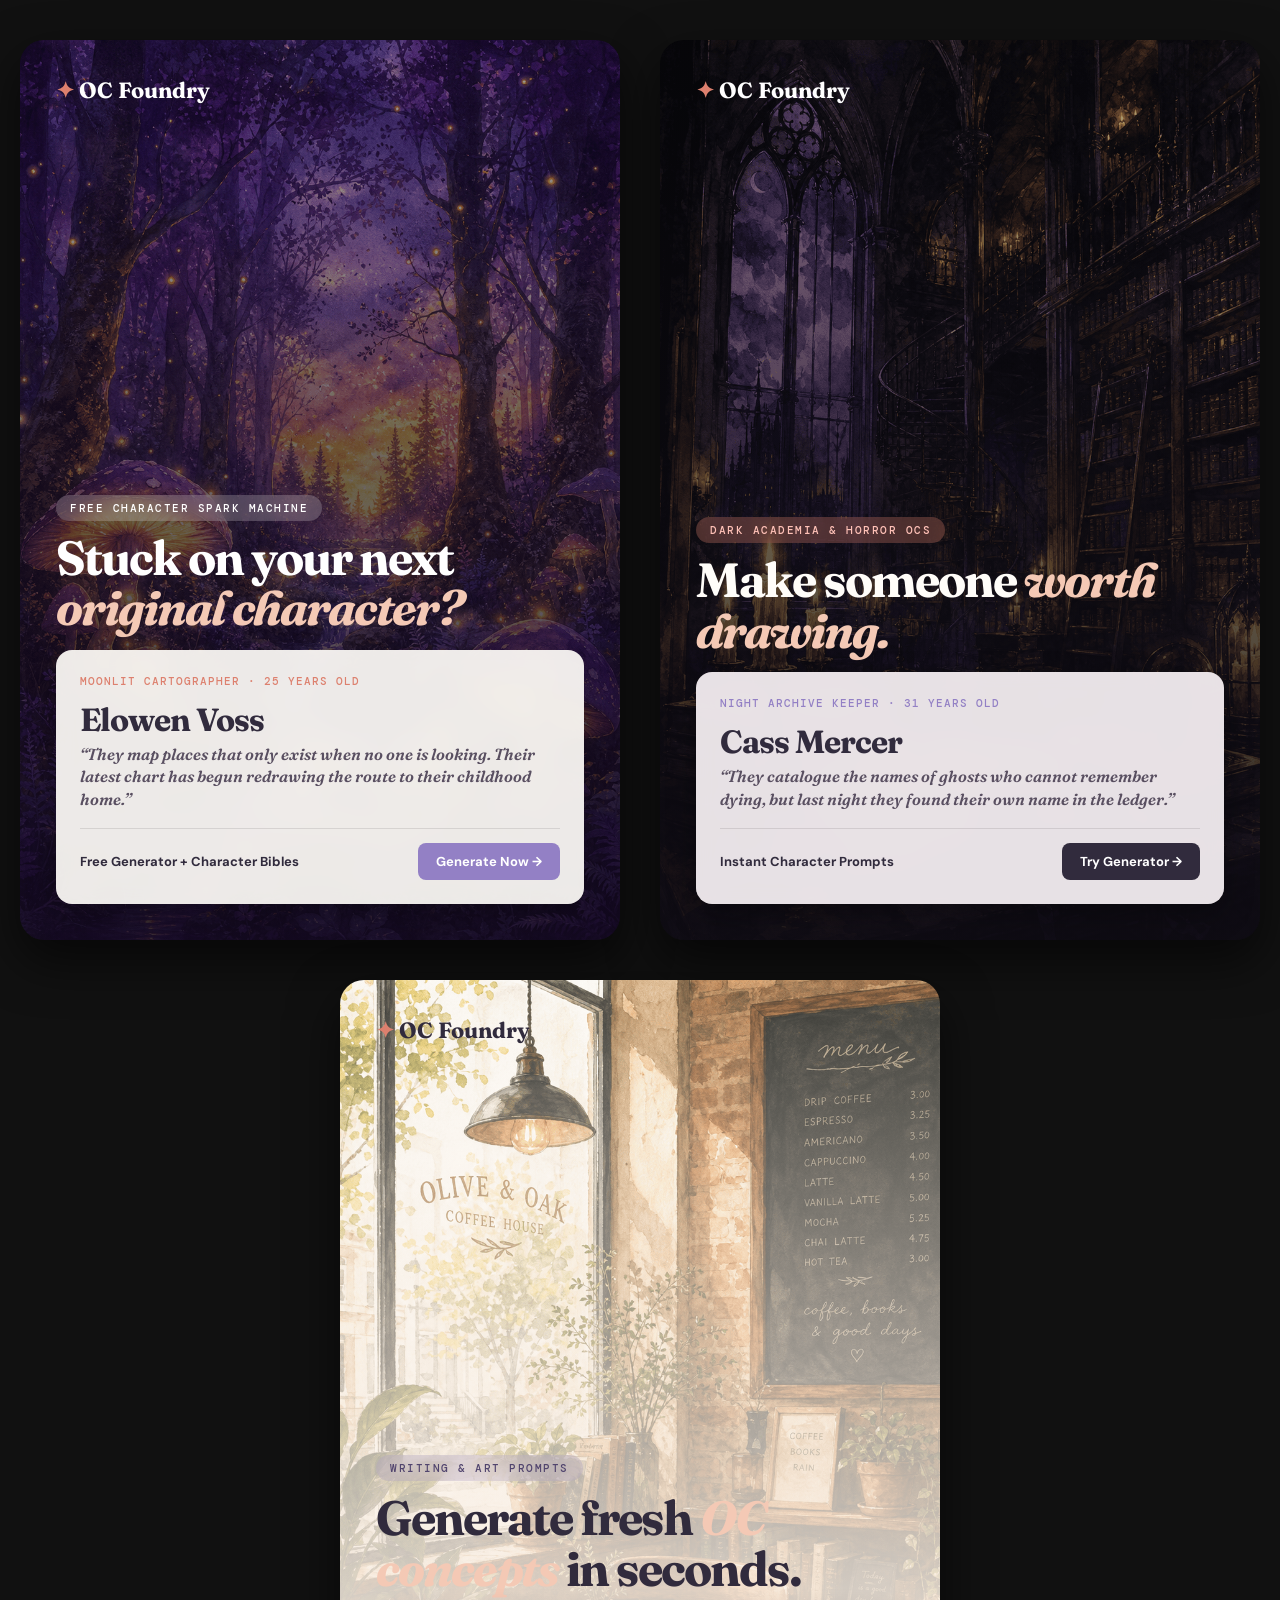
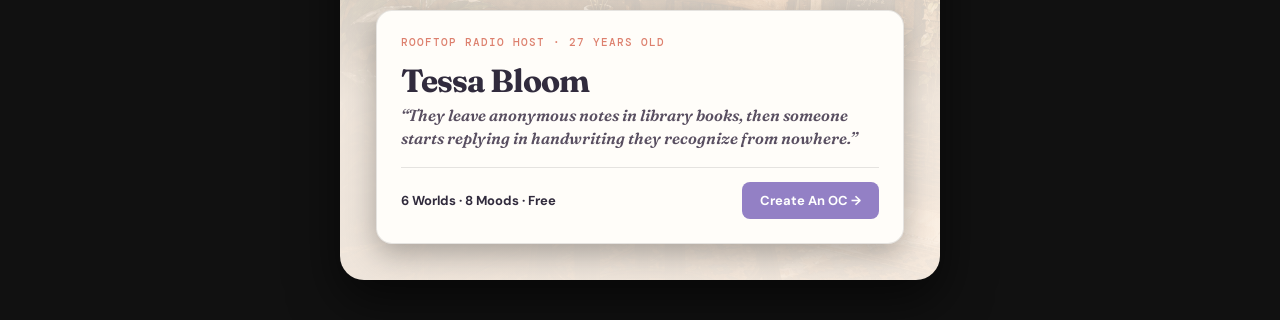
<file: pin-templates.html>
<!doctype html>
<html lang="en">
  <head>
    <meta charset="UTF-8" />
    <title>Pinterest Pin Templates — OC Foundry</title>
    <link rel="preconnect" href="https://fonts.googleapis.com" />
    <link rel="preconnect" href="https://fonts.gstatic.com" crossorigin />
    <link href="https://fonts.googleapis.com/css2?family=DM+Mono:wght@400;500&family=DM+Sans:opsz,wght@9..40,400;9..40,500;9..40,600;9..40,700&family=Fraunces:opsz,wght@9..144,600;9..144,700&display=swap" rel="stylesheet" />
    <link rel="stylesheet" href="styles.css?v=12" />
    <style>
      body {
        background: #111;
        padding: 40px 20px;
        display: flex;
        flex-wrap: wrap;
        gap: 40px;
        justify-content: center;
      }

      /* Pinterest 2:3 Aspect Ratio Pins (600px x 900px for easy screenshot) */
      .pin-card {
        width: 600px;
        height: 900px;
        border-radius: 24px;
        position: relative;
        overflow: hidden;
        box-shadow: 0 20px 50px rgba(0,0,0,0.6);
        display: flex;
        flex-direction: column;
        justify-content: space-between;
        padding: 36px;
        box-sizing: border-box;
      }

      /* PIN 1: FANTASY */
      .pin-fantasy {
        background: linear-gradient(180deg, rgba(20, 10, 30, 0.4) 0%, rgba(20, 10, 30, 0.85) 100%),
                    url('images/fantasy/hero.png') center/cover;
        color: #fff;
      }

      /* PIN 2: HORROR DARK ACADEMIA */
      .pin-horror {
        background: linear-gradient(180deg, rgba(15, 12, 20, 0.3) 0%, rgba(15, 12, 20, 0.9) 100%),
                    url('images/horror/hero.png') center/cover;
        color: #fff;
      }

      /* PIN 3: MODERN COZY */
      .pin-modern {
        background: linear-gradient(180deg, rgba(255, 250, 245, 0.2) 0%, rgba(250, 240, 230, 0.95) 80%),
                    url('images/modern/hero.png') center/cover;
        color: #312b3d;
      }

      .pin-brand {
        font-family: Fraunces, serif;
        font-size: 22px;
        font-weight: 700;
      }

      .pin-brand span {
        color: var(--coral);
      }

      .pin-tag {
        display: inline-block;
        padding: 6px 14px;
        border-radius: 999px;
        background: rgba(255, 255, 255, 0.2);
        backdrop-filter: blur(8px);
        font: 500 11px "DM Mono", monospace;
        letter-spacing: 1.5px;
        text-transform: uppercase;
        margin-bottom: 12px;
      }

      .pin-title {
        font: 700 48px/1.05 Fraunces, serif;
        letter-spacing: -2px;
        margin: 0 0 16px;
      }

      .pin-title em {
        color: var(--peach);
        font-style: italic;
      }

      .pin-sheet-box {
        background: rgba(255, 253, 249, 0.92);
        color: #312b3d;
        border-radius: 16px;
        padding: 24px;
        backdrop-filter: blur(10px);
        box-shadow: 0 10px 30px rgba(0,0,0,0.3);
      }

      .pin-sheet-box h3 {
        margin: 0 0 4px;
        font: 700 32px Fraunces, serif;
        letter-spacing: -1px;
      }

      .pin-sheet-box .kicker {
        color: var(--coral);
        font: 500 11px "DM Mono", monospace;
        letter-spacing: 1px;
        text-transform: uppercase;
        margin-bottom: 12px;
      }

      .pin-sheet-box p {
        margin: 0;
        font: 600 16px/1.4 Fraunces, serif;
        color: #594f61;
        font-style: italic;
      }

      .pin-footer-cta {
        display: flex;
        justify-content: space-between;
        align-items: center;
        margin-top: 18px;
        padding-top: 14px;
        border-top: 1px solid rgba(0,0,0,0.1);
        font: 700 13px "DM Sans", sans-serif;
      }

      .pin-cta-btn {
        padding: 10px 18px;
        background: var(--lavender);
        color: #fff;
        border-radius: 8px;
        font-weight: 700;
        font-size: 13px;
      }
    </style>
  </head>
  <body>

    <!-- PIN 1: FANTASY -->
    <div class="pin-card pin-fantasy">
      <div>
        <div class="pin-brand"><span>✦</span> OC Foundry</div>
      </div>
      <div>
        <span class="pin-tag">Free Character Spark Machine</span>
        <h1 class="pin-title">Stuck on your next <em>original character?</em></h1>
        
        <div class="pin-sheet-box">
          <div class="kicker">Moonlit Cartographer · 25 years old</div>
          <h3>Elowen Voss</h3>
          <p>“They map places that only exist when no one is looking. Their latest chart has begun redrawing the route to their childhood home.”</p>
          <div class="pin-footer-cta">
            <span>Free Generator + Character Bibles</span>
            <span class="pin-cta-btn">Generate Now →</span>
          </div>
        </div>
      </div>
    </div>

    <!-- PIN 2: HORROR DARK ACADEMIA -->
    <div class="pin-card pin-horror">
      <div>
        <div class="pin-brand"><span>✦</span> OC Foundry</div>
      </div>
      <div>
        <span class="pin-tag" style="background: rgba(221, 128, 110, 0.3); color: #ffc2b8;">Dark Academia &amp; Horror OCs</span>
        <h1 class="pin-title" style="color: #fffdf9;">Make someone <em>worth drawing.</em></h1>
        
        <div class="pin-sheet-box" style="background: rgba(244, 238, 241, 0.95);">
          <div class="kicker" style="color: #9380c5;">Night Archive Keeper · 31 years old</div>
          <h3>Cass Mercer</h3>
          <p>“They catalogue the names of ghosts who cannot remember dying, but last night they found their own name in the ledger.”</p>
          <div class="pin-footer-cta">
            <span>Instant Character Prompts</span>
            <span class="pin-cta-btn" style="background: #312b3d;">Try Generator →</span>
          </div>
        </div>
      </div>
    </div>

    <!-- PIN 3: MODERN COZY -->
    <div class="pin-card pin-modern">
      <div>
        <div class="pin-brand" style="color: #312b3d;"><span>✦</span> OC Foundry</div>
      </div>
      <div>
        <span class="pin-tag" style="background: rgba(147, 128, 197, 0.2); color: #51456e;">Writing &amp; Art Prompts</span>
        <h1 class="pin-title" style="color: #312b3d;">Generate fresh <em>OC concepts</em> in seconds.</h1>
        
        <div class="pin-sheet-box" style="background: #fffdf9; border: 1px solid rgba(0,0,0,0.1);">
          <div class="kicker">Rooftop Radio Host · 27 years old</div>
          <h3>Tessa Bloom</h3>
          <p>“They leave anonymous notes in library books, then someone starts replying in handwriting they recognize from nowhere.”</p>
          <div class="pin-footer-cta">
            <span>6 Worlds · 8 Moods · Free</span>
            <span class="pin-cta-btn">Create An OC →</span>
          </div>
        </div>
      </div>
    </div>

  </body>
</html>
</file>
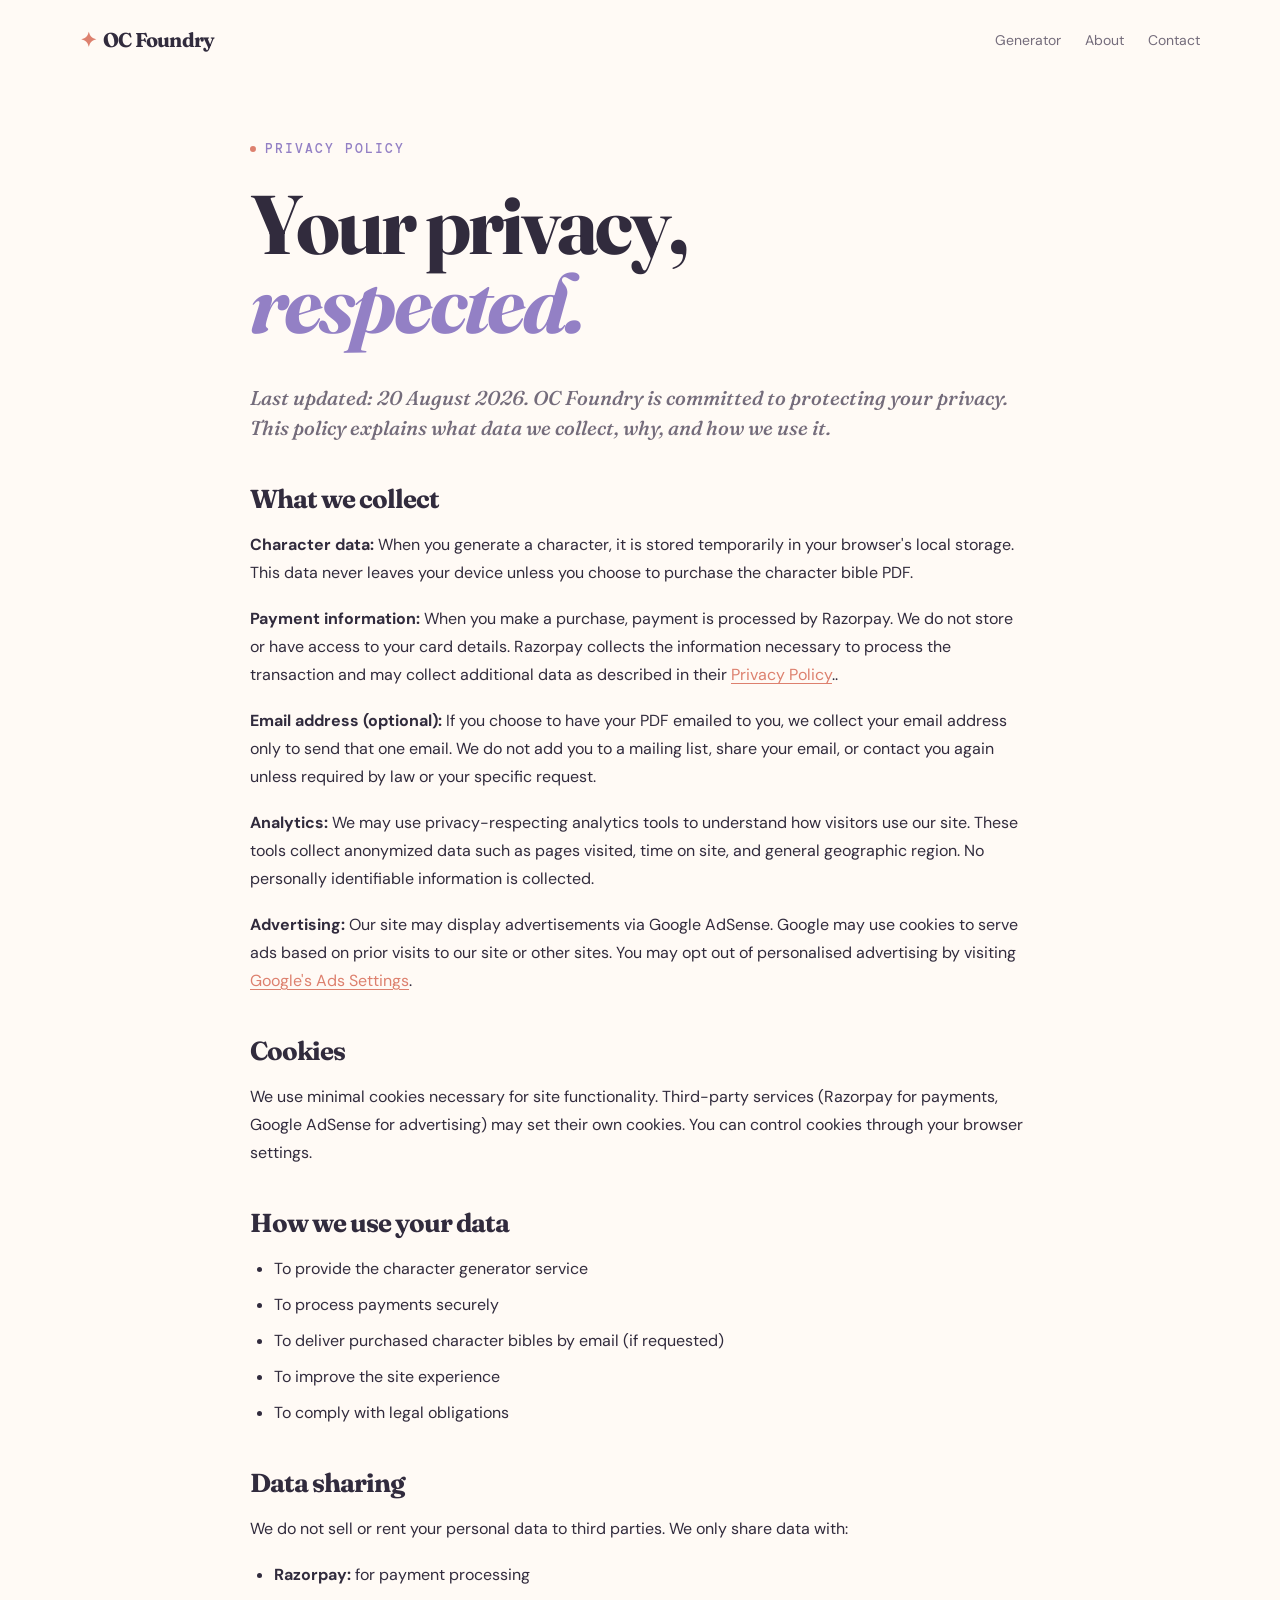
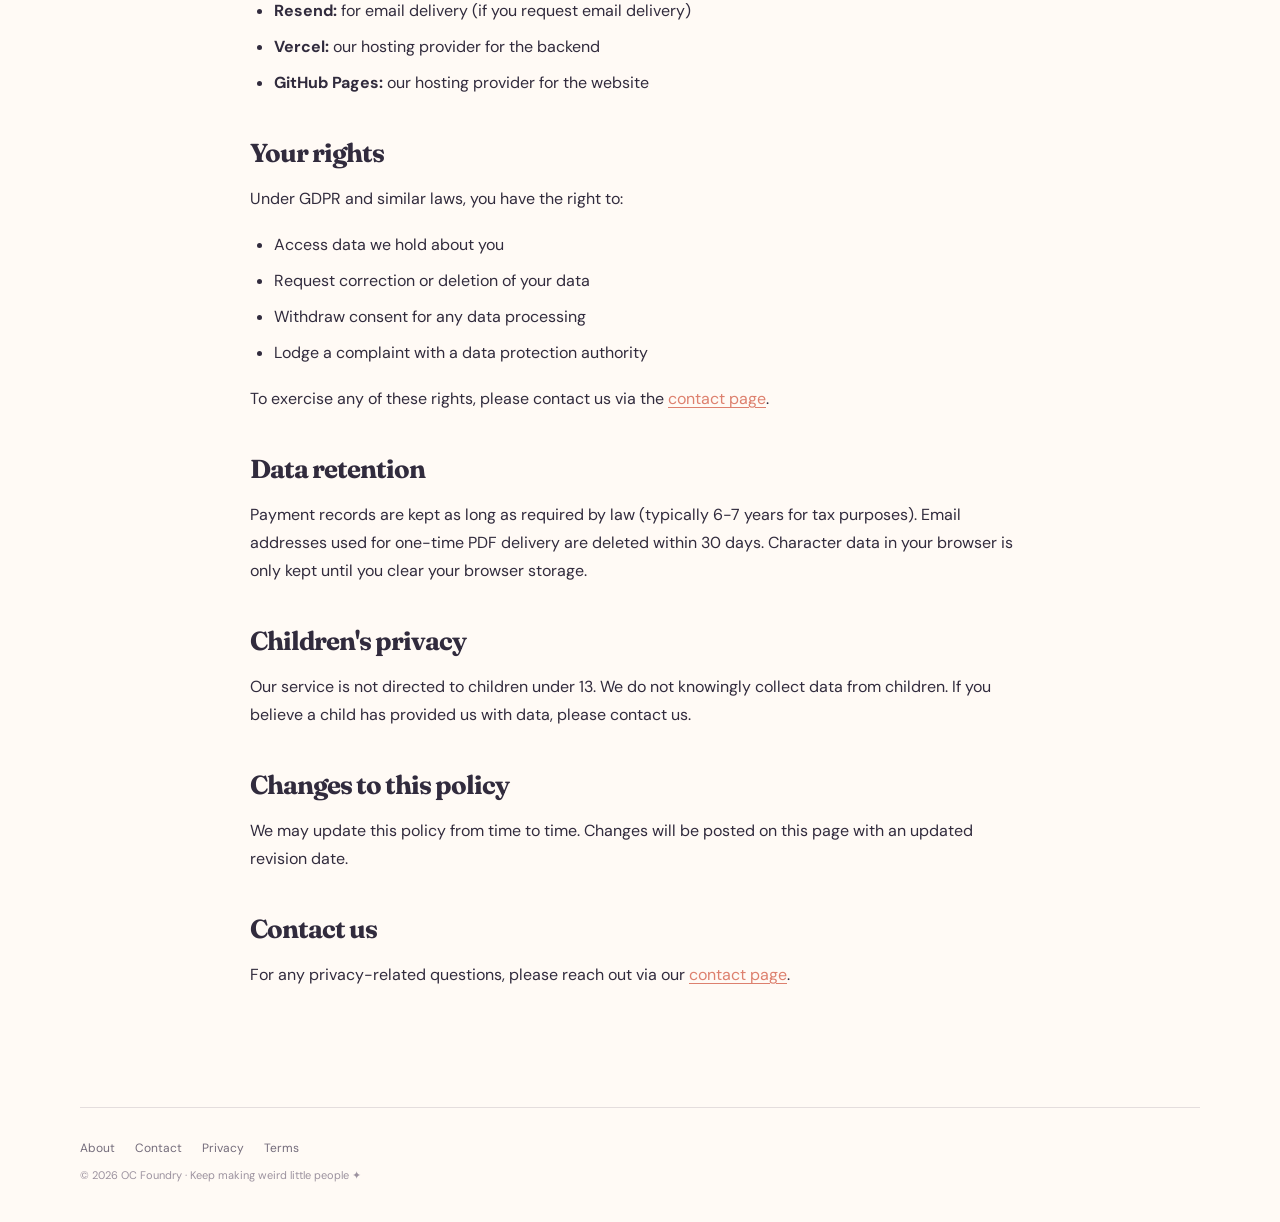
<file: privacy.html>
<!doctype html>
<html lang="en">
  <head>
    <meta charset="UTF-8" />
    <meta name="viewport" content="width=device-width, initial-scale=1.0" />
    <meta name="description" content="OC Foundry Privacy Policy" />
    <title>Privacy Policy — OC Foundry</title>
    <link rel="preconnect" href="https://fonts.googleapis.com" />
    <link rel="preconnect" href="https://fonts.gstatic.com" crossorigin />
    <link href="https://fonts.googleapis.com/css2?family=DM+Mono:wght@400;500&family=DM+Sans:opsz,wght@9..40,400;9..40,500;9..40,600;9..40,700&family=Fraunces:opsz,wght@9..144,600;9..144,700&display=swap" rel="stylesheet" />
    <link rel="stylesheet" href="styles.css?v=10" />
  </head>
  <body>
    <main>
      <nav class="nav wrap" aria-label="Main navigation">
        <a class="brand" href="index.html" aria-label="OC Foundry home"><span class="brand-mark">✦</span> OC Foundry</a>
        <div class="nav-links">
          <a class="nav-link" href="index.html">Generator</a>
          <a class="nav-link" href="about.html">About</a>
          <a class="nav-link" href="contact.html">Contact</a>
        </div>
      </nav>

      <section class="content-page wrap">
        <p class="eyebrow"><span></span> Privacy Policy</p>
        <h1>Your privacy,<br /><em>respected.</em></h1>

        <div class="content-body">
          <p class="lead">Last updated: 20 August 2026. OC Foundry is committed to protecting your privacy. This policy explains what data we collect, why, and how we use it.</p>

          <h2>What we collect</h2>
          <p><strong>Character data:</strong> When you generate a character, it is stored temporarily in your browser's local storage. This data never leaves your device unless you choose to purchase the character bible PDF.</p>

          <p><strong>Payment information:</strong> When you make a purchase, payment is processed by Razorpay. We do not store or have access to your card details. Razorpay collects the information necessary to process the transaction and may collect additional data as described in their <a href="https://razorpay.com/privacy/" target="_blank" rel="noopener">Privacy Policy</a>..</p>

          <p><strong>Email address (optional):</strong> If you choose to have your PDF emailed to you, we collect your email address only to send that one email. We do not add you to a mailing list, share your email, or contact you again unless required by law or your specific request.</p>

          <p><strong>Analytics:</strong> We may use privacy-respecting analytics tools to understand how visitors use our site. These tools collect anonymized data such as pages visited, time on site, and general geographic region. No personally identifiable information is collected.</p>

          <p><strong>Advertising:</strong> Our site may display advertisements via Google AdSense. Google may use cookies to serve ads based on prior visits to our site or other sites. You may opt out of personalised advertising by visiting <a href="https://www.google.com/settings/ads" target="_blank" rel="noopener">Google's Ads Settings</a>.</p>

          <h2>Cookies</h2>
          <p>We use minimal cookies necessary for site functionality. Third-party services (Razorpay for payments, Google AdSense for advertising) may set their own cookies. You can control cookies through your browser settings.</p>

          <h2>How we use your data</h2>
          <ul>
            <li>To provide the character generator service</li>
            <li>To process payments securely</li>
            <li>To deliver purchased character bibles by email (if requested)</li>
            <li>To improve the site experience</li>
            <li>To comply with legal obligations</li>
          </ul>

          <h2>Data sharing</h2>
          <p>We do not sell or rent your personal data to third parties. We only share data with:</p>
          <ul>
            <li><strong>Razorpay:</strong> for payment processing</li>
            <li><strong>Resend:</strong> for email delivery (if you request email delivery)</li>
            <li><strong>Vercel:</strong> our hosting provider for the backend</li>
            <li><strong>GitHub Pages:</strong> our hosting provider for the website</li>
          </ul>

          <h2>Your rights</h2>
          <p>Under GDPR and similar laws, you have the right to:</p>
          <ul>
            <li>Access data we hold about you</li>
            <li>Request correction or deletion of your data</li>
            <li>Withdraw consent for any data processing</li>
            <li>Lodge a complaint with a data protection authority</li>
          </ul>
          <p>To exercise any of these rights, please contact us via the <a href="contact.html">contact page</a>.</p>

          <h2>Data retention</h2>
          <p>Payment records are kept as long as required by law (typically 6-7 years for tax purposes). Email addresses used for one-time PDF delivery are deleted within 30 days. Character data in your browser is only kept until you clear your browser storage.</p>

          <h2>Children's privacy</h2>
          <p>Our service is not directed to children under 13. We do not knowingly collect data from children. If you believe a child has provided us with data, please contact us.</p>

          <h2>Changes to this policy</h2>
          <p>We may update this policy from time to time. Changes will be posted on this page with an updated revision date.</p>

          <h2>Contact us</h2>
          <p>For any privacy-related questions, please reach out via our <a href="contact.html">contact page</a>.</p>
        </div>
      </section>

    </main>
    <footer class="footer wrap">
      <div class="footer-links">
        <a href="about.html">About</a>
        <a href="contact.html">Contact</a>
        <a href="privacy.html">Privacy</a>
        <a href="terms.html">Terms</a>
      </div>
      <span>© 2026 OC Foundry · Keep making weird little people ✦</span>
    </footer>
  </body>
</html>
</file>
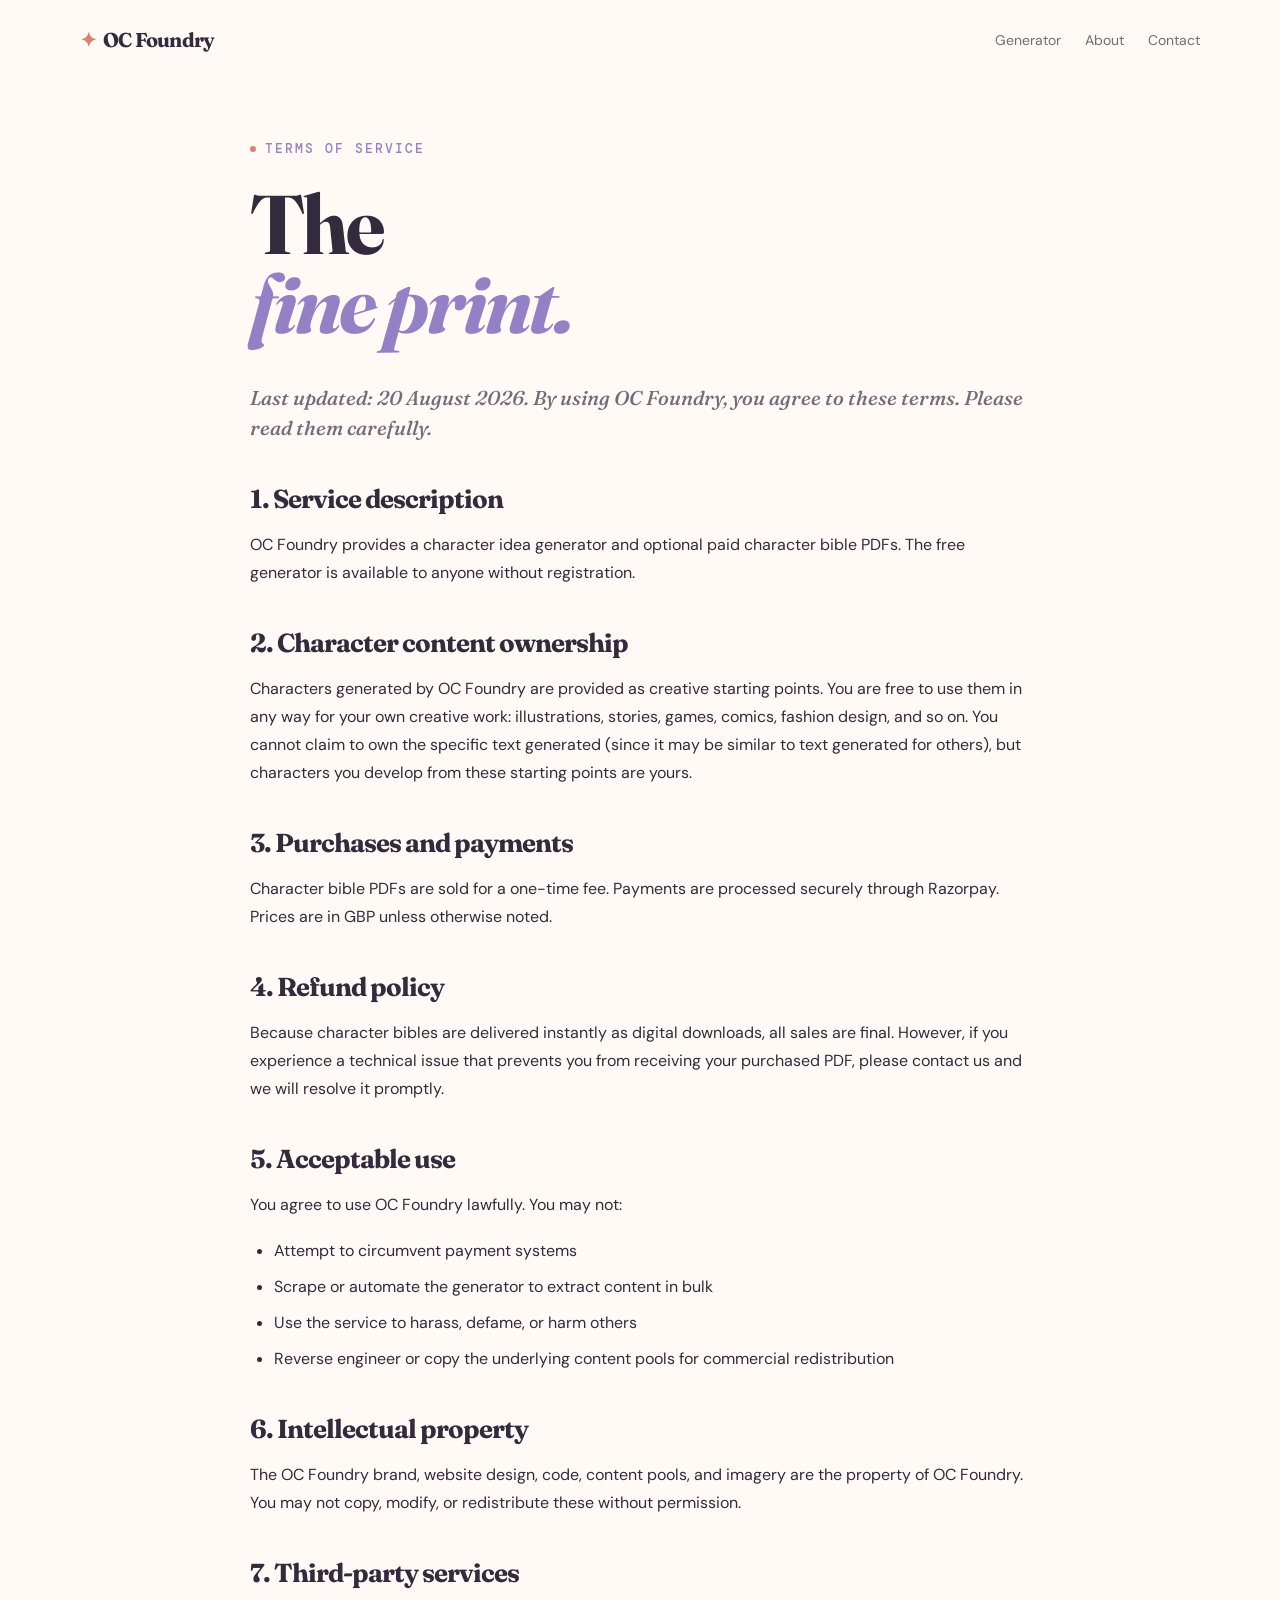
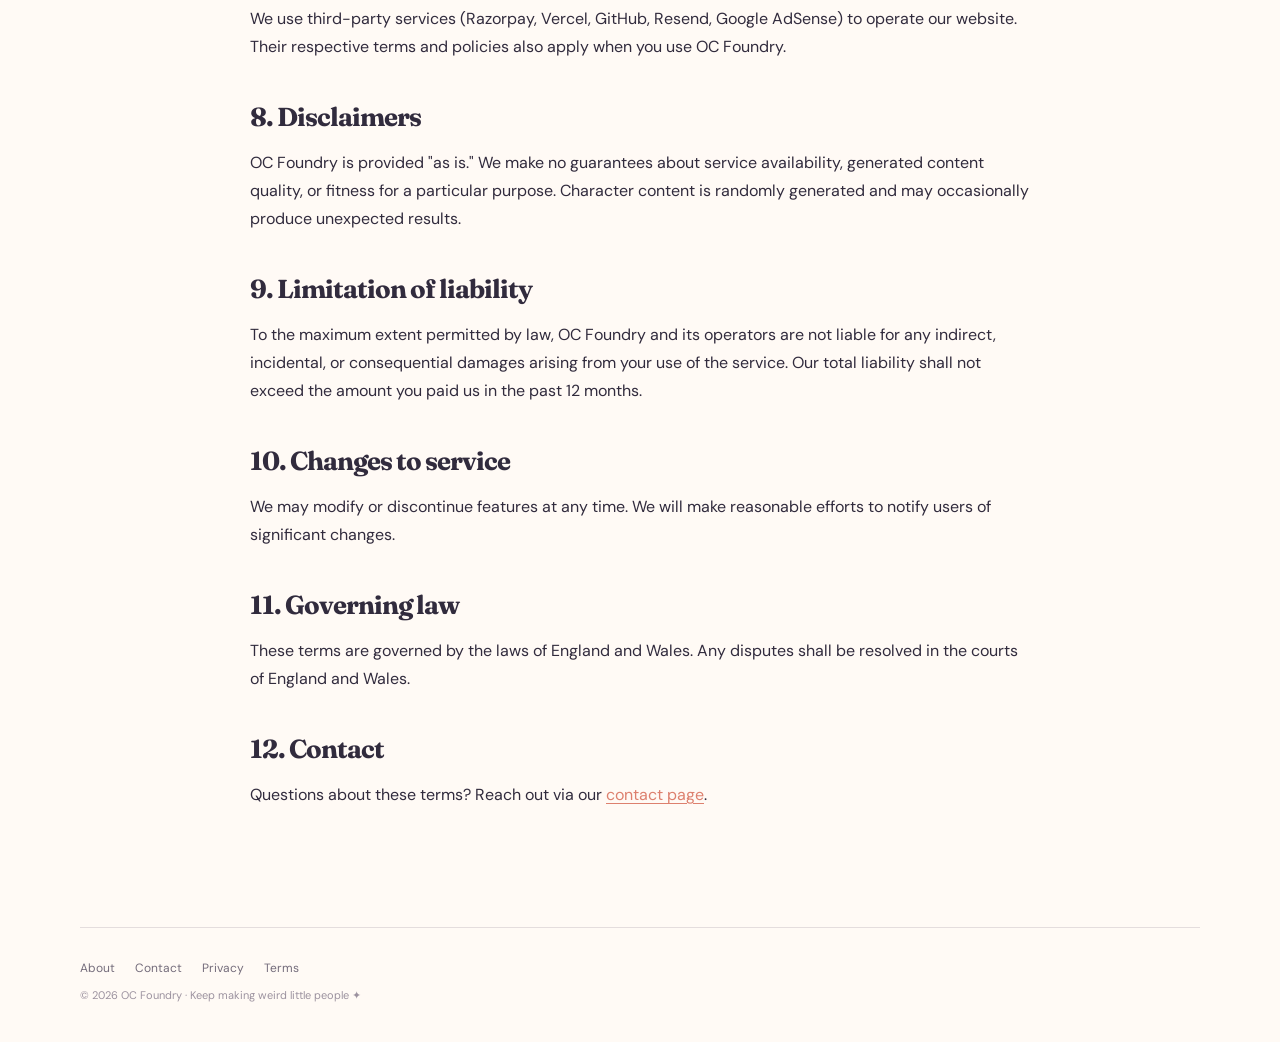
<file: terms.html>
<!doctype html>
<html lang="en">
  <head>
    <meta charset="UTF-8" />
    <meta name="viewport" content="width=device-width, initial-scale=1.0" />
    <meta name="description" content="OC Foundry Terms of Service" />
    <title>Terms of Service — OC Foundry</title>
    <link rel="preconnect" href="https://fonts.googleapis.com" />
    <link rel="preconnect" href="https://fonts.gstatic.com" crossorigin />
    <link href="https://fonts.googleapis.com/css2?family=DM+Mono:wght@400;500&family=DM+Sans:opsz,wght@9..40,400;9..40,500;9..40,600;9..40,700&family=Fraunces:opsz,wght@9..144,600;9..144,700&display=swap" rel="stylesheet" />
    <link rel="stylesheet" href="styles.css?v=10" />
  </head>
  <body>
    <main>
      <nav class="nav wrap" aria-label="Main navigation">
        <a class="brand" href="index.html" aria-label="OC Foundry home"><span class="brand-mark">✦</span> OC Foundry</a>
        <div class="nav-links">
          <a class="nav-link" href="index.html">Generator</a>
          <a class="nav-link" href="about.html">About</a>
          <a class="nav-link" href="contact.html">Contact</a>
        </div>
      </nav>

      <section class="content-page wrap">
        <p class="eyebrow"><span></span> Terms of Service</p>
        <h1>The<br /><em>fine print.</em></h1>

        <div class="content-body">
          <p class="lead">Last updated: 20 August 2026. By using OC Foundry, you agree to these terms. Please read them carefully.</p>

          <h2>1. Service description</h2>
          <p>OC Foundry provides a character idea generator and optional paid character bible PDFs. The free generator is available to anyone without registration.</p>

          <h2>2. Character content ownership</h2>
          <p>Characters generated by OC Foundry are provided as creative starting points. You are free to use them in any way for your own creative work: illustrations, stories, games, comics, fashion design, and so on. You cannot claim to own the specific text generated (since it may be similar to text generated for others), but characters you develop from these starting points are yours.</p>

          <h2>3. Purchases and payments</h2>
          <p>Character bible PDFs are sold for a one-time fee. Payments are processed securely through Razorpay. Prices are in GBP unless otherwise noted.</p>

          <h2>4. Refund policy</h2>
          <p>Because character bibles are delivered instantly as digital downloads, all sales are final. However, if you experience a technical issue that prevents you from receiving your purchased PDF, please contact us and we will resolve it promptly.</p>

          <h2>5. Acceptable use</h2>
          <p>You agree to use OC Foundry lawfully. You may not:</p>
          <ul>
            <li>Attempt to circumvent payment systems</li>
            <li>Scrape or automate the generator to extract content in bulk</li>
            <li>Use the service to harass, defame, or harm others</li>
            <li>Reverse engineer or copy the underlying content pools for commercial redistribution</li>
          </ul>

          <h2>6. Intellectual property</h2>
          <p>The OC Foundry brand, website design, code, content pools, and imagery are the property of OC Foundry. You may not copy, modify, or redistribute these without permission.</p>

          <h2>7. Third-party services</h2>
          <p>We use third-party services (Razorpay, Vercel, GitHub, Resend, Google AdSense) to operate our website. Their respective terms and policies also apply when you use OC Foundry.</p>

          <h2>8. Disclaimers</h2>
          <p>OC Foundry is provided "as is." We make no guarantees about service availability, generated content quality, or fitness for a particular purpose. Character content is randomly generated and may occasionally produce unexpected results.</p>

          <h2>9. Limitation of liability</h2>
          <p>To the maximum extent permitted by law, OC Foundry and its operators are not liable for any indirect, incidental, or consequential damages arising from your use of the service. Our total liability shall not exceed the amount you paid us in the past 12 months.</p>

          <h2>10. Changes to service</h2>
          <p>We may modify or discontinue features at any time. We will make reasonable efforts to notify users of significant changes.</p>

          <h2>11. Governing law</h2>
          <p>These terms are governed by the laws of England and Wales. Any disputes shall be resolved in the courts of England and Wales.</p>

          <h2>12. Contact</h2>
          <p>Questions about these terms? Reach out via our <a href="contact.html">contact page</a>.</p>
        </div>
      </section>

    </main>
    <footer class="footer wrap">
      <div class="footer-links">
        <a href="about.html">About</a>
        <a href="contact.html">Contact</a>
        <a href="privacy.html">Privacy</a>
        <a href="terms.html">Terms</a>
      </div>
      <span>© 2026 OC Foundry · Keep making weird little people ✦</span>
    </footer>
  </body>
</html>
</file>
<file: styles.css>
:root { --ink:#312b3d; --muted:#746c7b; --paper:#fffaf5; --cream:#f9efe6; --lilac:#dcd4f5; --lavender:#9380c5; --peach:#f4c9b5; --coral:#dd806e; --sage:#b9d2bf; --line:rgba(63,48,73,.14); }
* { box-sizing:border-box; } html { scroll-behavior:smooth; } body { margin:0; color:var(--ink); background:var(--paper); font-family:"DM Sans",sans-serif; overflow-x:hidden; } button { font:inherit; } .wrap { width:min(1120px, calc(100% - 48px)); margin-inline:auto; } .page-glow { position:absolute; z-index:-1; border-radius:50%; filter:blur(5px); opacity:.55; } .glow-one { width:460px; height:460px; top:-220px; left:-120px; background:#f1dbdf; }.glow-two { width:540px; height:540px; top:230px; right:-310px; background:#e4ddf7; }
.nav { display:flex; align-items:center; justify-content:space-between; padding:27px 0; } .brand { text-decoration:none; color:var(--ink); font-family:Fraunces,serif; font-size:20px; font-weight:700; letter-spacing:-.7px; } .brand-mark { color:var(--coral); font-family:"DM Sans",sans-serif; margin-right:3px; }.nav-link { color:var(--muted); font-size:14px; text-decoration:none; }.nav-link span { color:var(--coral); padding-left:4px; }
.hero { padding:82px 0 96px; text-align:center; }.eyebrow { display:flex; align-items:center; justify-content:center; gap:9px; margin:0; color:var(--lavender); text-transform:uppercase; letter-spacing:1.6px; font:500 10px "DM Mono",monospace; }.eyebrow span { width:6px; height:6px; background:var(--coral); border-radius:50%; }.hero h1 { margin:17px 0 20px; font:700 clamp(54px,8.5vw,102px)/.93 Fraunces,serif; letter-spacing:-5px; }.hero h1 em { color:var(--lavender); font-style:italic; }.intro { max-width:510px; margin:0 auto; color:var(--muted); font-size:16px; line-height:1.65; }.controls { display:grid; max-width:690px; margin:38px auto 0; gap:19px; text-align:left; }.filter-group { display:flex; align-items:center; gap:17px; }.filter-label { flex:0 0 54px; font:500 10px "DM Mono",monospace; color:var(--muted); text-transform:uppercase; letter-spacing:1px; }.filter-pills { display:flex; flex-wrap:wrap; gap:7px; }.filter {
  border: 1.5px solid rgba(63, 48, 73, 0.18);
  border-radius: 999px;
  padding: 11px 16px;
  background: #ffffff;
  color: var(--ink);
  cursor: pointer;
  font-size: 13px;
  font-weight: 600;
  line-height: 1;
  box-shadow: 0 2px 0 rgba(63, 48, 73, 0.06), 0 4px 12px rgba(104, 87, 142, 0.08);
  transition: transform 0.15s ease, box-shadow 0.15s ease, border-color 0.15s ease, background 0.15s ease;
  -webkit-tap-highlight-color: transparent;
  user-select: none;
}

.filter:hover {
  border-color: var(--lavender);
  transform: translateY(-1px);
  box-shadow: 0 3px 0 rgba(63, 48, 73, 0.08), 0 8px 16px rgba(104, 87, 142, 0.12);
}

.filter:active {
  transform: translateY(1px) scale(0.98);
  box-shadow: 0 1px 0 rgba(63, 48, 73, 0.08);
}

.filter.active {
  background: var(--lavender);
  border-color: var(--lavender);
  color: #fff;
  box-shadow: 0 4px 0 #b7a9dc, 0 10px 18px rgba(104, 87, 142, 0.18);
}.generate-button { justify-self:center; min-width:315px; margin-top:8px; padding:15px 20px; border:0; border-radius:8px; box-shadow:0 8px 0 #b7a9dc, 0 12px 24px rgba(104,87,142,.19); background:var(--lavender); color:#fff; font-weight:700; cursor:pointer; transition:transform .2s,box-shadow .2s; }.generate-button:hover { transform:translateY(-2px); box-shadow:0 10px 0 #b7a9dc, 0 15px 27px rgba(104,87,142,.2); }.generate-button:active { transform:translateY(5px); box-shadow:0 3px 0 #b7a9dc; }.spark { color:#ffe5af; margin-right:7px; }.arrow { margin-left:13px; }.tiny-note { margin:24px 0 0; color:#a49ba8; font-size:12px; }
.sheet-section { padding-bottom:112px; }.section-heading { display:flex; justify-content:space-between; align-items:center; margin-bottom:15px; }.section-heading .eyebrow { justify-content:flex-start; }.hint { color:#aaa1aa; font-size:12px; margin:0; }.character-sheet { position:relative; overflow:hidden; min-height:382px; background:#fffdf9; border:1px solid var(--line); border-radius:16px; box-shadow:0 18px 44px rgba(67,45,76,.08); }.sheet-topline { position:absolute; inset:0 0 auto; z-index:3; display:flex; justify-content:space-between; padding:18px 21px; color:#a59ba6; font:10px "DM Mono",monospace; letter-spacing:1.2px; }.sheet-tag { color:var(--coral); }.empty-state { display:grid; place-content:center; height:382px; text-align:center; color:#968d9b; font:17px/1.5 Fraunces,serif; }.empty-state p { margin:8px 0 0; }.empty-star { color:var(--peach); font-size:33px; }.result-content { display:grid; grid-template-columns:34% 66%; min-height:438px; }.portrait-panel { position:relative; display:flex; flex-direction:column; justify-content:flex-end; padding:52px 30px 28px; overflow:hidden; color:#fff; background:#b9aecf; }.portrait-panel::after { content:""; position:absolute; inset:0; background:linear-gradient(180deg,transparent 42%,rgba(49,43,61,.27)); pointer-events:none; }.portrait-label,.portrait-panel p,.palette { z-index:1; }.portrait-label { position:absolute; top:52px; left:30px; color:rgba(255,255,255,.8); font:10px "DM Mono",monospace; letter-spacing:1.2px; }.portrait-panel p { max-width:210px; margin:0 0 14px; font:600 15px/1.3 Fraunces,serif; }.portrait-art { position:absolute; inset:0; overflow:hidden; }.halo { position:absolute; top:73px; left:50%; width:195px; aspect-ratio:1; border:1px solid rgba(255,255,255,.52); border-radius:50%; transform:translateX(-50%); }.head { position:absolute; z-index:2; width:102px; height:132px; left:50%; bottom:102px; border-radius:47% 47% 42% 42%; background:#f7d4c1; transform:translateX(-50%); }.head i { position:absolute; top:-19px; left:-8px; width:119px; height:75px; background:#594c64; border-radius:68% 45% 40% 25%; }.head b { position:absolute; top:66px; left:28px; width:8px; height:8px; border-radius:50%; background:#5c4c5d; box-shadow:39px 0 #5c4c5d; }.neck { position:absolute; z-index:1; left:50%; bottom:81px; width:35px; height:45px; background:#f1c6af; transform:translateX(-50%); }.shoulders { position:absolute; z-index:2; left:50%; bottom:-30px; width:260px; height:142px; border-radius:50% 50% 0 0; background:#796796; transform:translateX(-50%); }.art-star { position:absolute; color:#fff4c8; font-size:22px; }.s1 { top:105px; right:37px; }.s2 { top:190px; left:34px; font-size:28px; }.palette { display:flex; gap:5px; }.palette span { width:21px; height:21px; border:2px solid rgba(255,255,255,.76); border-radius:50%; }.details-panel { padding:57px 38px 26px; }.identity { display:flex; align-items:baseline; gap:11px; }.result-kicker { margin:0; color:var(--coral); font:10px "DM Mono",monospace; letter-spacing:1px; text-transform:uppercase; }.identity h2 { margin:7px 0 0; font:700 clamp(33px,4vw,50px)/1 Fraunces,serif; letter-spacing:-2.2px; }.age { margin:0 0 0 auto; color:#948a98; font-size:13px; }.hook { max-width:520px; margin:21px 0 24px; color:#594f61; font:600 19px/1.36 Fraunces,serif; }.hook::before,.hook::after { color:var(--peach); }.hook::before { content:"“"; }.hook::after { content:"”"; }.detail-grid { display:grid; grid-template-columns:1fr 1fr; gap:18px 34px; padding-top:20px; border-top:1px solid var(--line); }.detail-grid section h3 { margin:0 0 5px; color:var(--lavender); text-transform:uppercase; font:10px "DM Mono",monospace; letter-spacing:1px; }.detail-grid section p { margin:0; color:var(--muted); font-size:13px; line-height:1.45; }.sheet-actions { display:flex; justify-content:space-between; align-items:center; margin-top:24px; }.text-button { border:0; padding:0; background:none; color:var(--coral); cursor:pointer; font-size:12px; text-decoration:underline; text-underline-offset:3px; }.small-generate { border:1px solid var(--line); border-radius:7px; padding:9px 11px; background:var(--cream); color:#5f5269; cursor:pointer; font-size:12px; font-weight:600; }.small-generate span { color:var(--coral); margin-left:7px; }
.how { padding:72px 0 87px; border-top:1px solid var(--line); }.how .eyebrow { justify-content:flex-start; }.how-grid { display:grid; grid-template-columns:1.1fr .9fr; gap:70px; padding-top:22px; }.how h2 { margin:0; font:700 clamp(35px,5vw,60px)/.97 Fraunces,serif; letter-spacing:-3px; }.how-copy { max-width:380px; color:var(--muted); font-size:15px; line-height:1.7; }.how-copy p { margin:0; }.how-copy .made-with { margin-top:26px; color:var(--ink); font:500 12px "DM Mono",monospace; }.made-with span { color:var(--coral); }.footer { display:flex; justify-content:space-between; padding:21px 0 28px; color:#9c929f; border-top:1px solid var(--line); font-size:11px; }
@media (max-width:720px) { .wrap { width:min(100% - 32px,1120px); }.nav { padding-top:20px; }.hero { padding:65px 0 72px; }.hero h1 { letter-spacing:-3px; }.filter-group { align-items:flex-start; flex-direction:column; gap:8px; }.generate-button { width:100%; min-width:0; }.section-heading .hint { display:none; }.result-content { grid-template-columns:1fr; }.portrait-panel { min-height:286px; }.details-panel { padding:50px 22px 22px; }.identity { display:block; }.identity h2 { margin-top:8px; }.age { margin:7px 0 0; }.hook { font-size:18px; }.detail-grid { gap:16px; }.sheet-actions { gap:15px; }.how { padding:55px 0; }.how-grid { grid-template-columns:1fr; gap:25px; }.footer { flex-direction:column; gap:7px; }.empty-state { height:330px; } }
/* Keep the content visually connected to the character-file label. */
.portrait-label { top:38px; }
.halo { top:59px; }
.s1 { top:91px; }
.s2 { top:176px; }
.details-panel { padding-top:40px; }
/* The visual-vibe panel is copy-first; its palette remains the visual cue. */
.portrait-art { display:none; }
/* Before the first generation, keep the character-file card as a compact header. */
.character-sheet.empty { min-height:58px; }
.character-sheet.empty .empty-state { display:none; }
/* Do not reserve result-card space before the first character exists. */
#generator:has(.character-sheet.empty) { padding-bottom:0; }
/* In a populated sheet, use the top row for content instead of empty breathing room. */
.character-sheet:not(.empty) .details-panel { padding-top:21px; }
.character-sheet:not(.empty) .portrait-label { top:21px; }
.character-sheet:not(.empty) .sheet-number { display:none; }
/* Align a generated character's identity with the file label—no blank row. */
.character-sheet:not(.empty) .details-panel { padding-top:10px; }
.identity h2 { margin-top:0; }
/* Keep the populated file label and name together, rather than in separate columns. */
.character-sheet:not(.empty) .sheet-topline { display:none; }
.file-inline { color:var(--coral); font:10px "DM Mono",monospace; letter-spacing:1.1px; text-transform:uppercase; white-space:nowrap; }
.character-sheet:not(.empty) .identity { gap:10px; }
@media (max-width:720px) { .character-sheet:not(.empty) .identity { display:flex; flex-wrap:wrap; align-items:baseline; } }
/* Generated results should end cleanly, without a blank section beneath the sheet. */
.sheet-section { padding-bottom:0; }
/* The placeholder must not keep its fixed height after a result is revealed. */
.empty-state[hidden] { display:none; }
/* Generated concept sketch: deliberately loose and kept above the written visual brief. */
.portrait-art.rough-sketch { display:block; inset:38px 24px auto; height:188px; border:1px solid rgba(255,255,255,.42); border-radius:4px; background:rgba(255,255,255,.08); overflow:hidden; }
.rough-sketch .sketch-note { position:absolute; top:9px; left:10px; color:rgba(255,255,255,.8); font:9px "DM Mono",monospace; letter-spacing:.8px; }
.rough-sketch .halo { top:24px; width:126px; border-style:dashed; opacity:.65; }
.rough-sketch .head { bottom:24px; width:76px; height:97px; filter:drop-shadow(3px 3px 0 rgba(49,43,61,.18)); }
.rough-sketch .head i { width:91px; height:57px; }
.rough-sketch .head b { top:52px; left:21px; transform:scale(.75); transform-origin:left; }
.rough-sketch .neck { bottom:8px; }
.rough-sketch .shoulders { bottom:-65px; width:215px; height:130px; background:rgba(49,43,61,.7); }
.rough-sketch .s1 { top:35px; right:19px; }.rough-sketch .s2 { top:90px; left:22px; }
.sketch-stroke { position:absolute; height:1px; background:rgba(255,255,255,.6); transform:rotate(-28deg); }.sketch-stroke.one { width:66px; right:-11px; top:110px; }.sketch-stroke.two { width:47px; left:-8px; top:141px; transform:rotate(34deg); }
.rough-sketch.horror .head i { background:#302638; border-radius:65% 52% 18% 35%; }.rough-sketch.horror .shoulders { background:#24212f; }.rough-sketch.historical .head i { background:#7e5849; border-radius:48% 52% 22% 22%; }.rough-sketch.historical .shoulders { background:#495467; }.rough-sketch.postapoc .head i { background:#5a4f46; border-radius:65% 25% 40% 25%; }.rough-sketch.postapoc .shoulders { background:#5f6557; }.rough-sketch.scifi .head i { background:#44576a; }.rough-sketch.scifi .shoulders { background:#566987; }.rough-sketch.fantasy .head i { background:#574762; }.rough-sketch.fantasy .shoulders { background:#62705e; }
.name-reroll { border:0; padding:4px 6px; border-radius:4px; background:var(--cream); color:var(--coral); cursor:pointer; font:10px "DM Mono",monospace; white-space:nowrap; }.name-reroll:hover { background:var(--peach); color:var(--ink); }
.how-steps { display:grid; gap:17px; }.how-steps div { display:grid; grid-template-columns:31px 1fr; gap:11px; }.how-steps span { color:var(--coral); font:500 11px "DM Mono",monospace; }.how-steps p { font-size:14px; line-height:1.55; }.how-steps strong { color:var(--ink); }
@media (max-width:720px) { .portrait-art.rough-sketch { height:170px; }.portrait-panel { padding-top:218px; }.portrait-panel p { max-width:none; }.name-reroll { order:4; }.how-steps { gap:14px; } }
.portrait-panel { justify-content:flex-start; padding-top:242px; }
/* The visual brief is intentionally copy-first, using the full panel. */
.portrait-panel { justify-content:flex-start; padding-top:56px; }
.portrait-panel .portrait-label { top:23px; }
.portrait-panel .visual-vibe-copy { flex:1; max-width:none; margin:25px 0 16px; font-size:16px; line-height:1.36; }
/* Do not render character-only controls or layout until generation begins. */
.result-content[hidden] { display:none; }
.section-heading { margin-bottom:26px; }
.download-button { display:inline-flex; align-items:center; gap:8px; border:0; border-radius:7px; padding:10px 12px; background:var(--lavender); color:#fff; cursor:pointer; font-size:12px; font-weight:700; text-decoration:none; }.download-button span { padding:2px 5px; border-radius:3px; background:rgba(255,255,255,.18); color:#fff0c9; font:10px "DM Mono",monospace; }
.checkout-page { min-height:100vh; background:linear-gradient(120deg,#fffaf5 15%,#f3eefc 100%); }.checkout-wrap { width:min(1020px,calc(100% - 48px)); margin:auto; padding:32px 0 60px; }.checkout-brand { display:inline-block; }.checkout-grid { display:grid; grid-template-columns:1fr 1fr; gap:78px; align-items:center; min-height:calc(100vh - 120px); }.checkout-intro .eyebrow { justify-content:flex-start; }.checkout-intro h1 { margin:18px 0; font:700 clamp(48px,6vw,76px)/.95 Fraunces,serif; letter-spacing:-3.7px; }.checkout-intro h1 em { color:var(--lavender); }.checkout-intro > p { max-width:390px; color:var(--muted); line-height:1.65; }.back-link { display:inline-block; margin-top:22px; color:var(--coral); font-size:13px; text-underline-offset:3px; }.checkout-card { padding:24px; border:1px solid var(--line); border-radius:16px; background:#fffdf9; box-shadow:0 18px 48px rgba(67,45,76,.1); }.checkout-top,.checkout-summary { display:flex; justify-content:space-between; align-items:center; color:var(--muted); font:10px "DM Mono",monospace; letter-spacing:1px; }.price { color:var(--coral); font-size:18px; font-family:Fraunces,serif; letter-spacing:0; }.mini-sheet { margin:20px 0; padding:22px; border-radius:10px; background:linear-gradient(135deg,var(--sheet-accent,#e8b7b5),#eee8fb); }.mini-label { margin:0; color:#665570; font:10px "DM Mono",monospace; letter-spacing:1px; }.mini-sheet h2 { margin:9px 0 3px; font:700 36px/1 Fraunces,serif; letter-spacing:-1.5px; }.mini-sheet > p:not(.mini-label):not(.mini-hook) { margin:0; color:#685c6c; font:10px "DM Mono",monospace; text-transform:uppercase; }.mini-hook { margin:18px 0 0; color:#51495d; font:600 15px/1.42 Fraunces,serif; }.checkout-summary { padding:18px 0; border-top:1px solid var(--line); font:13px "DM Sans",sans-serif; letter-spacing:0; }.checkout-summary strong { color:var(--ink); }.pay-button { width:100%; padding:14px; border:0; border-radius:8px; background:var(--lavender); box-shadow:0 5px 0 #b7a9dc; color:#fff; cursor:pointer; font-weight:700; }.pay-button span { margin-left:12px; }.pay-button:disabled { cursor:not-allowed; opacity:.55; }.payment-note { margin:16px 0 0; color:#9a909d; text-align:center; font-size:11px; line-height:1.45; }
@media (max-width:720px) { .checkout-wrap { width:min(100% - 32px,1020px); }.checkout-grid { grid-template-columns:1fr; gap:38px; padding:54px 0; }.checkout-intro h1 { letter-spacing:-2.6px; }.mini-sheet h2 { font-size:31px; } }
/* ============================================
   UNLOCK TEASE SECTION
   ============================================ */

.unlock-tease {
  position: relative;
  margin: 32px 22px 22px;
  padding: 32px 30px 30px;
  border-radius: 16px;
  background: linear-gradient(135deg, #fdf6ef 0%, #f4ecfb 50%, #fce9e6 100%);
  border: 1px solid var(--line);
  overflow: hidden;
}

.unlock-tease::before {
  content: "";
  position: absolute;
  top: 0; left: 0; right: 0;
  height: 3px;
  background: linear-gradient(90deg, var(--coral), var(--lavender), var(--peach));
}

.tease-header {
  display: flex;
  justify-content: space-between;
  align-items: center;
  margin-bottom: 14px;
}

.tease-header .eyebrow {
  justify-content: flex-start;
  margin: 0;
}

.tease-price {
  color: var(--coral);
  font: 700 20px Fraunces, serif;
  letter-spacing: -0.5px;
}

.tease-title {
  margin: 0 0 8px;
  font: 700 clamp(26px, 3.2vw, 34px)/1.05 Fraunces, serif;
  letter-spacing: -1.2px;
  color: var(--ink);
}

.tease-title em {
  color: var(--lavender);
  font-style: italic;
}

.tease-sub {
  margin: 0 0 26px;
  color: var(--muted);
  font-size: 14px;
  line-height: 1.5;
}

.tease-grid {
  display: grid;
  grid-template-columns: repeat(3, 1fr);
  gap: 12px;
  margin-bottom: 26px;
}

.tease-card {
  position: relative;
  padding: 18px 16px;
  border-radius: 12px;
  background: rgba(255, 255, 255, 0.65);
  border: 1px solid rgba(147, 128, 197, 0.15);
  backdrop-filter: blur(2px);
  transition: transform 0.2s ease, box-shadow 0.2s ease;
}

.tease-card:hover {
  transform: translateY(-2px);
  box-shadow: 0 8px 20px rgba(147, 128, 197, 0.12);
  border-color: rgba(147, 128, 197, 0.35);
}

.tease-card::after {
  content: "🔒";
  position: absolute;
  top: 12px;
  right: 12px;
  font-size: 11px;
  opacity: 0.4;
}

.tease-icon {
  display: block;
  font-size: 22px;
  margin-bottom: 8px;
}

.tease-card h4 {
  margin: 0 0 6px;
  font: 700 14px Fraunces, serif;
  color: var(--ink);
  letter-spacing: -0.3px;
}

.tease-card p {
  margin: 0;
  color: var(--muted);
  font-size: 12px;
  line-height: 1.4;
}

.tease-cta {
  display: inline-flex;
  align-items: center;
  gap: 12px;
  padding: 14px 22px;
  border-radius: 10px;
  background: var(--lavender);
  box-shadow: 0 6px 0 #b7a9dc, 0 10px 20px rgba(104, 87, 142, 0.18);
  color: #fff;
  text-decoration: none;
  font-weight: 700;
  font-size: 14px;
  transition: transform 0.2s ease, box-shadow 0.2s ease;
}

.tease-cta:hover {
  transform: translateY(-1px);
  box-shadow: 0 7px 0 #b7a9dc, 0 12px 22px rgba(104, 87, 142, 0.22);
}

.tease-cta span {
  padding: 3px 8px;
  border-radius: 5px;
  background: rgba(255, 255, 255, 0.2);
  font: 700 12px "DM Mono", monospace;
  letter-spacing: 0.5px;
}

.tease-note {
  margin: 14px 0 0;
  color: #a49ba8;
  font-size: 11px;
  letter-spacing: 0.3px;
}

@media (max-width: 720px) {
  .unlock-tease {
    margin: 24px 16px 16px;
    padding: 24px 20px;
  }
  .tease-grid {
    grid-template-columns: 1fr;
    gap: 10px;
  }
  .tease-header {
    flex-direction: column;
    align-items: flex-start;
    gap: 8px;
  }
}
/* ============================================
   BIBLE / SUCCESS PAGE
   ============================================ */

.bible-page {
  min-height: 100vh;
  background: linear-gradient(120deg, #fffaf5 0%, #f3eefc 50%, #fce9e6 100%);
}

.bible-wrap {
  width: min(880px, calc(100% - 48px));
  margin: 0 auto;
  padding: 32px 0 80px;
}

.bible-brand {
  display: inline-block;
  margin-bottom: 40px;
}

.bible-header {
  text-align: center;
  margin-bottom: 48px;
}

.bible-header .eyebrow {
  justify-content: center;
}

.bible-header h1 {
  margin: 20px 0 12px;
  font: 700 clamp(40px, 5.5vw, 62px)/0.95 Fraunces, serif;
  letter-spacing: -2.5px;
  color: var(--ink);
}

.bible-header h1 em {
  color: var(--lavender);
  font-style: italic;
}

.bible-sub {
  margin: 0 auto 28px;
  max-width: 460px;
  color: var(--muted);
  font-size: 15px;
  line-height: 1.6;
}

.bible-actions {
  display: flex;
  justify-content: center;
  gap: 12px;
  flex-wrap: wrap;
  margin-bottom: 16px;
}

.bible-actions .pay-button {
  width: auto;
  padding: 14px 28px;
}

.ghost-button {
  padding: 14px 24px;
  border: 1px solid var(--lavender);
  border-radius: 8px;
  background: transparent;
  color: var(--lavender);
  font-weight: 600;
  cursor: pointer;
  transition: all 0.2s ease;
}

.ghost-button:hover {
  background: var(--lavender);
  color: #fff;
}

.email-form {
  display: flex;
  justify-content: center;
  gap: 8px;
  max-width: 400px;
  margin: 16px auto 0;
  flex-wrap: wrap;
}

.email-form input {
  flex: 1;
  min-width: 200px;
  padding: 12px 14px;
  border: 1px solid var(--line);
  border-radius: 8px;
  background: #fff;
  font: 14px "DM Sans", sans-serif;
}

.email-form input:focus {
  outline: none;
  border-color: var(--lavender);
}

.email-form button {
  padding: 12px 22px;
  border: 0;
  border-radius: 8px;
  background: var(--lavender);
  color: #fff;
  font-weight: 600;
  cursor: pointer;
}

.email-status {
  width: 100%;
  margin: 8px 0 0;
  text-align: center;
  font-size: 13px;
  color: var(--muted);
}

/* ============================================
   BIBLE CONTENT
   ============================================ */

.bible-content {
  display: flex;
  flex-direction: column;
  gap: 24px;
}

.bible-section {
  padding: 32px 30px;
  border-radius: 14px;
  background: #fffdf9;
  border: 1px solid var(--line);
  box-shadow: 0 6px 20px rgba(67, 45, 76, 0.04);
}

.bible-section h3 {
  margin: 0 0 16px;
  font: 700 22px Fraunces, serif;
  letter-spacing: -0.8px;
  color: var(--lavender);
}

.bible-section h4 {
  margin: 0 0 6px;
  font: 700 13px "DM Mono", monospace;
  letter-spacing: 1px;
  text-transform: uppercase;
  color: var(--lavender);
}

.bible-section h5 {
  margin: 0 0 4px;
  font: 500 10px "DM Mono", monospace;
  letter-spacing: 1.2px;
  text-transform: uppercase;
  color: var(--coral);
}

.bible-section p {
  margin: 0;
  color: var(--ink);
  font-size: 16.5px;
  line-height: 1.7;
}

/* COVER SECTION */
.bible-cover {
  text-align: center;
  padding: 56px 30px;
  border-width: 2px;
}

.bible-label {
  margin: 0 0 12px;
  font: 500 10px "DM Mono", monospace;
  letter-spacing: 2px;
  color: var(--coral);
  text-transform: uppercase;
}

.bible-cover h2 {
  margin: 0 0 8px;
  font: 700 clamp(44px, 6vw, 68px)/0.95 Fraunces, serif;
  letter-spacing: -3px;
  color: var(--ink);
}

.cover-meta {
  color: var(--muted);
  font-size: 14px;
  letter-spacing: 0.5px;
  margin-bottom: 24px !important;
}

.cover-hook {
  max-width: 520px;
  margin: 0 auto 28px !important;
  font: 600 18px/1.4 Fraunces, serif !important;
  color: #594f61;
  font-style: italic;
}

.cover-palette {
  display: flex;
  justify-content: center;
  gap: 10px;
}

.cover-palette span {
  width: 32px;
  height: 32px;
  border-radius: 50%;
  border: 3px solid #fff;
  box-shadow: 0 3px 8px rgba(0, 0, 0, 0.1);
}

/* PERSONALITY / DETAIL GRID */
.bible-grid {
  display: grid;
  grid-template-columns: 1fr 1fr;
  gap: 24px 32px;
}

.bible-grid > div {
  padding: 0;
  background: none;
  border: none;
  box-shadow: none;
}

/* BACKSTORY */
.section-body p {
  margin-bottom: 16px;
}

.section-body p:last-child {
  margin-bottom: 0;
}

/* VOICE */
.voice-pattern {
  margin-bottom: 18px !important;
  font-style: italic;
  color: var(--muted) !important;
}

.voice-lines {
  display: flex;
  flex-direction: column;
  gap: 10px;
}

.voice-lines blockquote {
  margin: 0;
  padding: 14px 18px;
  border-left: 3px solid var(--lavender);
  background: rgba(147, 128, 197, 0.06);
  border-radius: 0 8px 8px 0;
  font: 500 15px/1.5 Fraunces, serif;
  color: var(--ink);
  font-style: italic;
}

/* SYMBOL */
.symbol-main {
  margin-bottom: 20px !important;
  font-size: 16px !important;
}

.symbol-main strong {
  color: var(--coral);
  text-transform: uppercase;
  font: 500 11px "DM Mono", monospace;
  letter-spacing: 1px;
  display: block;
  margin-bottom: 4px;
}

.symbol-grid {
  display: grid;
  grid-template-columns: 1fr 1fr;
  gap: 20px 32px;
}

/* WARDROBE */
.wardrobe-grid {
  display: grid;
  gap: 20px;
}

.outfit p {
  color: var(--muted);
  font-size: 14px;
}

/* RELATIONSHIPS */
.relationships {
  display: grid;
  gap: 14px;
}

.rel-card {
  padding: 18px 20px;
  border-radius: 10px;
  background: rgba(147, 128, 197, 0.04);
  border: 1px solid rgba(147, 128, 197, 0.15);
}

.rel-role {
  margin: 0 0 4px !important;
  font: 500 10px "DM Mono", monospace !important;
  letter-spacing: 1px;
  text-transform: uppercase;
  color: var(--coral) !important;
}

.rel-name {
  margin: 0 0 8px !important;
  font: 700 18px Fraunces, serif !important;
  color: var(--ink) !important;
  letter-spacing: -0.5px;
}

.rel-note {
  color: var(--muted) !important;
  font-size: 14px !important;
}

/* DRAWING PROMPTS */
.drawing-prompts {
  margin: 0;
  padding-left: 0;
  list-style: none;
  counter-reset: prompt-counter;
}

.drawing-prompts li {
  counter-increment: prompt-counter;
  position: relative;
  padding: 12px 0 12px 40px;
  border-bottom: 1px solid var(--line);
  color: var(--ink);
  font-size: 15px;
  line-height: 1.5;
}

.drawing-prompts li:last-child {
  border-bottom: none;
}

.drawing-prompts li::before {
  content: counter(prompt-counter, decimal-leading-zero);
  position: absolute;
  left: 0;
  top: 12px;
  color: var(--coral);
  font: 500 12px "DM Mono", monospace;
  letter-spacing: 0.5px;
}

/* QUIZ */
.quiz-grid {
  display: grid;
  grid-template-columns: 1fr 1fr;
  gap: 20px 32px;
}

.quiz-grid p {
  color: var(--muted);
  font-size: 14px;
}

/* FOOTER */
.bible-footer {
  text-align: center;
  padding: 32px 20px 20px;
  color: var(--muted);
}

.bible-footer p {
  margin: 0 !important;
  color: var(--coral) !important;
  font: 700 14px Fraunces, serif !important;
}

.bible-footer-sub {
  margin-top: 6px !important;
  color: var(--muted) !important;
  font: 400 12px "DM Mono", monospace !important;
  letter-spacing: 0.5px;
}

/* EMPTY STATE */
.bible-empty {
  text-align: center;
  padding: 80px 20px;
  background: #fffdf9;
  border: 1px solid var(--line);
  border-radius: 14px;
}

/* RESPONSIVE */
@media (max-width: 720px) {
  .bible-wrap {
    width: min(100% - 32px, 880px);
    padding: 24px 0 60px;
  }
  .bible-section {
    padding: 24px 22px;
  }
  .bible-cover {
    padding: 40px 22px;
  }
  .bible-grid,
  .symbol-grid,
  .quiz-grid {
    grid-template-columns: 1fr;
    gap: 18px;
  }
  .bible-actions {
    flex-direction: column;
  }
  .bible-actions .pay-button,
  .ghost-button {
    width: 100%;
  }
}
/* ============================================
   WORLD THEMING WITH REAL IMAGES
   Uses uploaded artwork from /images/[world]/
   ============================================ */

/* Palette CSS variables (set by JS) with fallbacks */
:root {
  --char-color-1: #E9A5A2;
  --char-color-2: #F6D7AC;
  --char-color-3: #8DB9AA;
  --char-color-4: #5B617C;
}

/* ============================================
   UNIVERSAL BOLD PALETTE BAR
   Every section gets a palette color strip on left
   ============================================ */

.bible-content .bible-section {
  position: relative;
  overflow: hidden;
  padding-left: 50px;
}

.bible-content .bible-section::before {
  content: "";
  position: absolute;
  top: 0;
  bottom: 0;
  left: 0;
  width: 32px;
  background: linear-gradient(180deg,
    var(--char-color-1) 0%,
    var(--char-color-1) 25%,
    var(--char-color-2) 25%,
    var(--char-color-2) 50%,
    var(--char-color-3) 50%,
    var(--char-color-3) 75%,
    var(--char-color-4) 75%,
    var(--char-color-4) 100%
  );
  z-index: 1;
}

.bible-content .bible-section {
  counter-increment: bible-counter;
}

.bible-content {
  counter-reset: bible-counter;
}

.bible-content .bible-section:not(.bible-cover)::after {
  content: counter(bible-counter, decimal-leading-zero);
  position: absolute;
  top: 20px;
  left: 6px;
  width: 20px;
  color: #fff;
  font: 700 11px "DM Mono", monospace;
  letter-spacing: 1px;
  text-align: center;
  text-shadow: 0 1px 2px rgba(0,0,0,0.4);
  writing-mode: vertical-rl;
  transform: rotate(180deg);
  z-index: 2;
}

.bible-content h3 {
  color: var(--char-color-4) !important;
  font-size: 26px !important;
  padding-bottom: 12px;
  margin-bottom: 20px !important;
  border-bottom: 2px solid var(--char-color-2);
}

.bible-content h4,
.bible-content h5 {
  color: var(--char-color-4) !important;
}

.bible-content .rel-role,
.bible-content .drawing-prompts li::before,
.bible-content .symbol-main strong {
  color: var(--char-color-1) !important;
}

.bible-content .voice-lines blockquote {
  border-left: 4px solid var(--char-color-4) !important;
  background: linear-gradient(90deg,
    color-mix(in srgb, var(--char-color-1) 15%, transparent) 0%,
    transparent 100%
  ) !important;
  padding: 16px 22px !important;
}

.bible-content .rel-card {
  background: linear-gradient(135deg,
    color-mix(in srgb, var(--char-color-2) 25%, #fff) 0%,
    color-mix(in srgb, var(--char-color-3) 15%, #fff) 100%
  ) !important;
  border: 2px solid color-mix(in srgb, var(--char-color-1) 40%, transparent) !important;
  padding: 20px !important;
}

.bible-content .rel-name {
  color: var(--char-color-4) !important;
  font-size: 20px !important;
}

/* ============================================
   COVER — SHOWCASES HERO IMAGE
   ============================================ */

.bible-cover {
  padding: 0 !important;
  min-height: 500px;
  display: flex !important;
  flex-direction: column !important;
  justify-content: flex-end !important;
  align-items: stretch !important;
  text-align: center;
  background: none !important;
  position: relative;
  overflow: hidden;
}

.bible-cover::before {
  content: "";
  position: absolute;
  top: 0;
  left: 0;
  right: 0;
  bottom: 0;
  width: 100% !important;
  height: 100% !important;
  background-size: cover !important;
  background-position: center !important;
  z-index: 0;
  opacity: 0.85;
}

.bible-cover::after {
  content: "";
  position: absolute;
  bottom: 0;
  left: 0;
  right: 0;
  height: 70%;
  background: linear-gradient(180deg,
    transparent 0%,
    rgba(0,0,0,0.3) 50%,
    rgba(0,0,0,0.75) 100%
  );
  z-index: 1;
  display: block !important;
}

.bible-cover > * {
  position: relative;
  z-index: 2;
}

.bible-cover .bible-label,
.bible-cover h2,
.bible-cover .cover-meta,
.bible-cover .cover-hook,
.bible-cover .cover-palette {
  color: #fff !important;
  text-shadow: 0 2px 12px rgba(0,0,0,0.6);
}

.bible-cover h2 {
  font-size: clamp(50px, 7vw, 76px) !important;
}

.bible-cover .cover-meta,
.bible-cover .cover-hook {
  color: rgba(255,255,255,0.9) !important;
}

.bible-cover .bible-label {
  color: var(--char-color-2) !important;
}

.bible-cover .cover-palette {
  padding-bottom: 40px;
}

.bible-cover .cover-palette span {
  border: 3px solid rgba(255,255,255,0.9) !important;
  box-shadow: 0 4px 12px rgba(0,0,0,0.4);
}

/* ============================================
   DECORATIVE MOTIFS
   Scattered around each section using ::before/::after
   on wrappers, using the world's motif images
   ============================================ */

.bible-section .motif-decoration {
  position: absolute;
  opacity: 0.5;
  pointer-events: none;
  z-index: 0;
}

/* ============================================
   PER-WORLD IMAGE ASSIGNMENTS
   Cover uses hero, background uses background,
   motifs float around sections
   ============================================ */

/* FANTASY */
.world-fantasy {
  background:
    linear-gradient(rgba(253, 248, 240, 0.90), rgba(251, 232, 227, 0.90)),
    url('images/fantasy/background.png') !important;
  background-size: cover !important;
  background-attachment: fixed !important;
}
.world-fantasy .bible-cover::before {
  background-image: url('images/fantasy/hero.png') !important;
}
.world-fantasy .bible-section:nth-of-type(2)::before,
.world-fantasy .bible-section:nth-of-type(3)::before,
.world-fantasy .bible-section:nth-of-type(4)::before,
.world-fantasy .bible-section:nth-of-type(5)::before {
  /* preserve palette bar */
}

.world-fantasy .bible-section:nth-of-type(3n+2) {
  background:
    url('images/fantasy/motif-1.png') no-repeat top right / 90px auto,
    #fffdf9 !important;
}
.world-fantasy .bible-section:nth-of-type(3n+3) {
  background:
    url('images/fantasy/motif-2.png') no-repeat bottom right / 100px auto,
    #fffdf9 !important;
}
.world-fantasy .bible-section:nth-of-type(3n+4) {
  background:
    url('images/fantasy/motif-3.png') no-repeat top right / 80px auto,
    #fffdf9 !important;
}

.world-fantasy .bible-cover .bible-label,
.world-fantasy .bible-cover h2,
.world-fantasy .bible-cover .cover-meta,
.world-fantasy .bible-cover .cover-hook {
  text-shadow: 0 2px 15px rgba(80, 40, 100, 0.7);
}

/* MODERN */
.world-modern {
  background:
    linear-gradient(rgba(250, 250, 247, 0.92), rgba(250, 250, 247, 0.92)),
    url('images/modern/background.png') !important;
  background-size: cover !important;
  background-attachment: fixed !important;
}
.world-modern .bible-cover::before {
  background-image: url('images/modern/hero.png') !important;
}
.world-modern .bible-section:nth-of-type(3n+2) {
  background:
    url('images/modern/motif-1.png') no-repeat top right / 85px auto,
    #fff !important;
}
.world-modern .bible-section:nth-of-type(3n+3) {
  background:
    url('images/modern/motif-2.png') no-repeat bottom right / 95px auto,
    #fff !important;
}
.world-modern .bible-section:nth-of-type(3n+4) {
  background:
    url('images/modern/motif-3.png') no-repeat top right / 80px auto,
    #fff !important;
}

/* SCI-FI */
.world-scifi {
  background:
    linear-gradient(rgba(30, 40, 60, 0.85), rgba(50, 40, 70, 0.85)),
    url('images/scifi/background.png') !important;
  background-size: cover !important;
  background-attachment: fixed !important;
  color: #e8ecf3 !important;
}
.world-scifi .bible-header h1,
.world-scifi .bible-header h1 em,
.world-scifi .bible-brand,
.world-scifi .bible-header .eyebrow,
.world-scifi .bible-sub {
  color: #e8ecf3 !important;
}
.world-scifi .bible-header h1 em {
  color: var(--char-color-1) !important;
}
.world-scifi .bible-cover::before {
  background-image: url('images/scifi/hero.png') !important;
}
.world-scifi .bible-section {
  background: #fdfdfd !important;
  color: var(--ink) !important;
}
.world-scifi .bible-section:nth-of-type(3n+2) {
  background:
    url('images/scifi/motif-1.png') no-repeat top right / 90px auto,
    #fdfdfd !important;
}
.world-scifi .bible-section:nth-of-type(3n+3) {
  background:
    url('images/scifi/motif-2.png') no-repeat bottom right / 100px auto,
    #fdfdfd !important;
}
.world-scifi .bible-section:nth-of-type(3n+4) {
  background:
    url('images/scifi/motif-3.png') no-repeat top right / 85px auto,
    #fdfdfd !important;
}
.world-scifi .ghost-button {
  border-color: var(--char-color-1) !important;
  color: var(--char-color-1) !important;
}

/* HORROR */
.world-horror {
  background:
    linear-gradient(rgba(26, 21, 31, 0.90), rgba(31, 24, 38, 0.90)),
    url('images/horror/background.png') !important;
  background-size: cover !important;
  background-attachment: fixed !important;
  color: #e8dfe6 !important;
}
.world-horror .bible-header h1,
.world-horror .bible-header h1 em,
.world-horror .bible-brand,
.world-horror .bible-header .eyebrow,
.world-horror .bible-sub {
  color: #ede4e8 !important;
}
.world-horror .bible-header h1 em {
  color: var(--char-color-1) !important;
  text-shadow: 0 0 30px color-mix(in srgb, var(--char-color-1) 60%, transparent);
}
.world-horror .bible-cover::before {
  background-image: url('images/horror/hero.png') !important;
}
.world-horror .bible-section {
  background: #f4eef1 !important;
  color: #2a222f !important;
  box-shadow: 0 10px 40px rgba(0,0,0,0.4);
}
.world-horror .bible-section:nth-of-type(3n+2) {
  background:
    url('images/horror/motif-1.png') no-repeat top right / 100px auto,
    #f4eef1 !important;
}
.world-horror .bible-section:nth-of-type(3n+3) {
  background:
    url('images/horror/motif-2.png') no-repeat bottom right / 110px auto,
    #f4eef1 !important;
}
.world-horror .bible-section:nth-of-type(3n+4) {
  background:
    url('images/horror/motif-3.png') no-repeat top right / 95px auto,
    #f4eef1 !important;
}
.world-horror .ghost-button {
  border-color: var(--char-color-1) !important;
  color: var(--char-color-1) !important;
}
.world-horror .bible-footer p {
  color: var(--char-color-1) !important;
}
.world-horror .bible-footer p:last-child {
  color: #bbafb5 !important;
}

/* HISTORICAL */
.world-historical {
  background:
    linear-gradient(rgba(249, 242, 228, 0.88), rgba(238, 224, 197, 0.88)),
    url('images/historical/background.png') !important;
  background-size: cover !important;
  background-attachment: fixed !important;
}
.world-historical .bible-cover::before {
  background-image: url('images/historical/hero.png') !important;
}
.world-historical .bible-section {
  background: #fdf9ef !important;
  border: 1px solid #c8b085 !important;
  box-shadow: 0 6px 20px rgba(139, 108, 60, 0.15);
}
.world-historical .bible-section:nth-of-type(3n+2) {
  background:
    url('images/historical/motif-1.png') no-repeat top right / 95px auto,
    #fdf9ef !important;
}
.world-historical .bible-section:nth-of-type(3n+3) {
  background:
    url('images/historical/motif-2.png') no-repeat bottom right / 105px auto,
    #fdf9ef !important;
}
.world-historical .bible-section:nth-of-type(3n+4) {
  background:
    url('images/historical/motif-3.png') no-repeat top right / 90px auto,
    #fdf9ef !important;
}
.world-historical h3 {
  font-style: italic;
}

/* POST-APOCALYPTIC */
.world-postapoc {
  background:
    linear-gradient(rgba(237, 230, 221, 0.90), rgba(216, 204, 184, 0.90)),
    url('images/postapoc/background.png') !important;
  background-size: cover !important;
  background-attachment: fixed !important;
}
.world-postapoc .bible-cover::before {
  background-image: url('images/postapoc/hero.png') !important;
}
.world-postapoc .bible-section {
  background: #f8f3ea !important;
  border: 1px solid #b5a58a !important;
  box-shadow: 3px 3px 0 rgba(107, 89, 65, 0.2);
}
.world-postapoc .bible-section:nth-of-type(3n+2) {
  background:
    url('images/postapoc/motif-1.png') no-repeat top right / 90px auto,
    #f8f3ea !important;
}
.world-postapoc .bible-section:nth-of-type(3n+3) {
  background:
    url('images/postapoc/motif-2.png') no-repeat bottom right / 100px auto,
    #f8f3ea !important;
}
.world-postapoc .bible-section:nth-of-type(3n+4) {
  background:
    url('images/postapoc/motif-3.png') no-repeat top right / 85px auto,
    #f8f3ea !important;
}
.world-postapoc h3 {
  text-transform: uppercase;
  letter-spacing: 2px;
  font-size: 20px !important;
}

/* ============================================
   RESPONSIVE
   ============================================ */

@media (max-width: 720px) {
  .bible-content .bible-section {
    padding-left: 44px;
  }
  .bible-content .bible-section::before {
    width: 24px !important;
  }
  .bible-cover {
    min-height: 380px;
  }
  .bible-content .bible-section[class*="nth-of-type"] {
    background-size: 60px auto !important;
  }
}
/* ============================================
   MOTIF & TEXT FIXES
   Push text away from motifs and constrain heading underline
   ============================================ */

/* Make sure text never gets covered by decorative motifs */
.bible-content .bible-section {
  padding-right: 130px !important;
}

/* Constrain the heading underline so it doesn't run under motifs */
.bible-content h3 {
  display: inline-block !important;
  padding-right: 20px;
  max-width: calc(100% - 130px);
}

/* Cover section shouldn't get the padding — hero image fills it */
.bible-cover {
  padding-right: 0 !important;
}

/* On smaller screens, reduce the padding since motifs are smaller too */
@media (max-width: 720px) {
  .bible-content .bible-section {
    padding-right: 80px !important;
  }
  .bible-content h3 {
    max-width: calc(100% - 80px);
  }
}

/* Motifs slightly more transparent so text is fully readable if they do overlap */
.world-fantasy .bible-section:nth-of-type(3n+2),
.world-fantasy .bible-section:nth-of-type(3n+3),
.world-fantasy .bible-section:nth-of-type(3n+4),
.world-modern .bible-section:nth-of-type(3n+2),
.world-modern .bible-section:nth-of-type(3n+3),
.world-modern .bible-section:nth-of-type(3n+4),
.world-scifi .bible-section:nth-of-type(3n+2),
.world-scifi .bible-section:nth-of-type(3n+3),
.world-scifi .bible-section:nth-of-type(3n+4),
.world-horror .bible-section:nth-of-type(3n+2),
.world-horror .bible-section:nth-of-type(3n+3),
.world-horror .bible-section:nth-of-type(3n+4),
.world-historical .bible-section:nth-of-type(3n+2),
.world-historical .bible-section:nth-of-type(3n+3),
.world-historical .bible-section:nth-of-type(3n+4),
.world-postapoc .bible-section:nth-of-type(3n+2),
.world-postapoc .bible-section:nth-of-type(3n+3),
.world-postapoc .bible-section:nth-of-type(3n+4) {
  background-blend-mode: normal;
}
/* ============================================
   PRINT / PDF STYLES
   Preserves images, colors, and layout when printing
   ============================================ */

@media print {

  /* Force browsers to print backgrounds and colors */
  * {
    -webkit-print-color-adjust: exact !important;
    print-color-adjust: exact !important;
    color-adjust: exact !important;
  }

  /* Remove page margins around the actual PDF page */
  @page {
    size: A4;
    margin: 10mm;
  }

  /* Hide everything except the bible content */
  .bible-header,
  .bible-brand,
  .bible-actions,
  .email-form,
  .bible-empty {
    display: none !important;
  }

  /* Remove page background — sections carry their own colors */
  body,
  .bible-page,
  .world-fantasy,
  .world-modern,
  .world-scifi,
  .world-horror,
  .world-historical,
  .world-postapoc {
    background: white !important;
    background-image: none !important;
  }

  /* Wrap width for print */
  .bible-wrap {
    width: 100% !important;
    max-width: none !important;
    padding: 0 !important;
    margin: 0 !important;
  }

  /* Section styling for print */
  .bible-section {
    page-break-inside: avoid;
    break-inside: avoid;
    box-shadow: none !important;
    margin-bottom: 12px !important;
    padding: 20px 130px 20px 50px !important;
  }

  /* Cover section gets its own page */
  .bible-cover {
    page-break-after: always;
    break-after: page;
    min-height: 250mm !important;
    padding: 0 !important;
  }

  /* Make sure cover images print */
  .bible-cover::before {
    -webkit-print-color-adjust: exact !important;
    print-color-adjust: exact !important;
    opacity: 1 !important;
  }

  /* Cover text should still be visible */
  .bible-cover h2,
  .bible-cover .bible-label,
  .bible-cover .cover-meta,
  .bible-cover .cover-hook {
    color: white !important;
    text-shadow: 0 2px 8px rgba(0,0,0,0.7) !important;
  }

  /* Preserve palette colors in the palette circles */
  .cover-palette span,
  .palette span {
    -webkit-print-color-adjust: exact !important;
    print-color-adjust: exact !important;
  }

  /* Backstory should stay together where possible */
  .section-body {
    orphans: 3;
    widows: 3;
  }

  /* Avoid breaking these mid-block */
  .rel-card,
  .voice-lines blockquote,
  .outfit,
  .quiz-grid > div {
    page-break-inside: avoid;
    break-inside: avoid;
  }

  /* Footer at the end */
  .bible-footer {
    page-break-before: avoid;
    break-before: avoid;
    margin-top: 20px;
  }

  /* Ensure sections keep their backgrounds and images */
  .bible-content .bible-section {
    -webkit-print-color-adjust: exact !important;
    print-color-adjust: exact !important;
  }

  /* Palette bar on left preserved */
  .bible-content .bible-section::before {
    -webkit-print-color-adjust: exact !important;
    print-color-adjust: exact !important;
  }

  /* Section number preserved */
  .bible-content .bible-section:not(.bible-cover)::after {
    -webkit-print-color-adjust: exact !important;
    print-color-adjust: exact !important;
  }
}
/* ============================================
   PRINT INSTRUCTIONS MODAL
   ============================================ */

#print-instructions {
  position: fixed;
  inset: 0;
  background: rgba(30, 25, 40, 0.7);
  z-index: 9999;
  display: flex;
  align-items: center;
  justify-content: center;
  padding: 20px;
  backdrop-filter: blur(4px);
}

.print-modal {
  position: relative;
  background: #fff;
  border-radius: 16px;
  padding: 40px 36px 32px;
  max-width: 480px;
  width: 100%;
  box-shadow: 0 20px 60px rgba(0, 0, 0, 0.3);
}

.close-modal {
  position: absolute;
  top: 12px;
  right: 16px;
  width: 32px;
  height: 32px;
  border: 0;
  background: none;
  color: var(--muted);
  font-size: 24px;
  cursor: pointer;
  border-radius: 50%;
  transition: background 0.2s;
}

.close-modal:hover {
  background: rgba(0, 0, 0, 0.06);
  color: var(--ink);
}

.print-modal h2 {
  margin: 0 0 12px;
  font: 700 26px Fraunces, serif;
  color: var(--ink);
  letter-spacing: -1px;
}

.print-modal p {
  margin: 0 0 16px;
  color: var(--muted);
  font-size: 15px;
  line-height: 1.5;
}

.print-modal ol {
  margin: 0 0 24px;
  padding-left: 20px;
  color: var(--ink);
  font-size: 14px;
  line-height: 1.7;
}

.print-modal ol li {
  margin-bottom: 8px;
}

.print-modal ol strong {
  color: var(--lavender);
}

.print-cta {
  width: 100%;
  padding: 14px 20px;
  border: 0;
  border-radius: 8px;
  background: var(--lavender);
  box-shadow: 0 5px 0 #b7a9dc;
  color: #fff;
  font-weight: 700;
  font-size: 15px;
  cursor: pointer;
  transition: transform 0.15s;
}

.print-cta:hover {
  transform: translateY(-1px);
}

.print-cta:active {
  transform: translateY(3px);
  box-shadow: 0 2px 0 #b7a9dc;
}

.print-note {
  margin: 14px 0 0 !important;
  text-align: center;
  font-size: 12px !important;
  color: #a49ba8 !important;
}

/* Hide modal when printing */
@media print {
  #print-instructions {
    display: none !important;
  }
}
/* ============================================
   PRINT COVER CENTERING FIX
   ============================================ */

@media print {
  .bible-cover {
    text-align: center !important;
    display: flex !important;
    flex-direction: column !important;
    justify-content: flex-end !important;
    align-items: center !important;
    padding-bottom: 60px !important;
  }

  .bible-cover .bible-label,
  .bible-cover h2,
  .bible-cover .cover-meta,
  .bible-cover .cover-hook,
  .bible-cover .cover-palette {
    text-align: center !important;
    width: 100% !important;
    max-width: 500px !important;
    margin-left: auto !important;
    margin-right: auto !important;
  }

  .bible-cover .cover-palette {
    display: flex !important;
    justify-content: center !important;
    gap: 12px !important;
  }
}
@media print {
  .bible-cover::after {
    background: linear-gradient(180deg,
      transparent 0%,
      rgba(0,0,0,0.5) 60%,
      rgba(0,0,0,0.85) 100%
    ) !important;
    height: 80% !important;
  }
}
/* ============================================
   PRINT COVER FIX v2 — Force text centering
   ============================================ */

@media print {

  /* Reset cover layout for print */
  .bible-cover,
  .bible-page .bible-cover,
  .bible-content .bible-cover {
    text-align: center !important;
    display: block !important;
    padding: 40mm 20mm !important;
    position: relative !important;
  }

  /* Cover pseudo-element (background image) */
  .bible-cover::before {
    position: absolute !important;
    top: 0 !important;
    left: 0 !important;
    right: 0 !important;
    bottom: 0 !important;
    width: 100% !important;
    height: 100% !important;
    z-index: 0 !important;
  }

  /* Force ALL cover text elements to center */
  .bible-cover .bible-label,
  .bible-cover h2,
  .bible-cover .cover-meta,
  .bible-cover .cover-hook,
  .bible-cover .cover-palette,
  .bible-page .bible-cover .bible-label,
  .bible-page .bible-cover h2,
  .bible-page .bible-cover .cover-meta,
  .bible-page .bible-cover .cover-hook,
  .bible-page .bible-cover .cover-palette {
    text-align: center !important;
    display: block !important;
    width: 100% !important;
    max-width: 100% !important;
    margin-left: 0 !important;
    margin-right: 0 !important;
    position: relative !important;
    z-index: 2 !important;
    padding-left: 0 !important;
    padding-right: 0 !important;
    left: 0 !important;
    right: 0 !important;
  }

  /* Palette circles in a row, centered */
  .bible-cover .cover-palette {
    display: flex !important;
    justify-content: center !important;
    gap: 12px !important;
    margin-top: 24px !important;
  }

  /* Space between cover elements */
  .bible-cover .bible-label {
    margin-bottom: 16px !important;
  }

  .bible-cover h2 {
    margin-bottom: 12px !important;
    font-size: 48px !important;
  }

  .bible-cover .cover-meta {
    margin-bottom: 24px !important;
  }

  .bible-cover .cover-hook {
    margin-bottom: 24px !important;
    max-width: 460px !important;
    margin-left: auto !important;
    margin-right: auto !important;
  }
}
/* Nested list in print modal */
.print-modal ol ul {
  margin: 6px 0 0;
  padding-left: 18px;
  list-style: disc;
}

.print-modal ol ul li {
  margin-bottom: 4px;
  font-size: 13px;
  color: var(--muted);
}
/* ============================================
   PRINT COVER FIX v3 — Text at bottom + visible palette
   ============================================ */

@media print {

  /* Cover: text pushed to bottom, using padding */
  .bible-cover,
  .bible-page .bible-cover,
  .bible-content .bible-cover {
    padding: 0 !important;
    padding-top: 60% !important;
    padding-bottom: 30mm !important;
    padding-left: 20mm !important;
    padding-right: 20mm !important;
    box-sizing: border-box !important;
  }

  /* Ensure palette circles are fully visible */
  .bible-cover .cover-palette {
    display: flex !important;
    justify-content: center !important;
    gap: 12px !important;
    margin-top: 20px !important;
    padding-bottom: 10px !important;
  }

  .bible-cover .cover-palette span {
    display: inline-block !important;
    width: 28px !important;
    height: 28px !important;
    border-radius: 50% !important;
    border: 3px solid rgba(255, 255, 255, 0.95) !important;
    box-shadow: 0 3px 10px rgba(0, 0, 0, 0.4) !important;
    -webkit-print-color-adjust: exact !important;
    print-color-adjust: exact !important;
  }
}
/* ============================================
   CONTENT PAGES (About, Privacy, Terms, Contact)
   ============================================ */

.content-page {
  padding: 60px 0 100px;
  max-width: 780px;
}

.content-page .eyebrow {
  justify-content: flex-start;
  margin-bottom: 16px;
}

.content-page h1 {
  margin: 0 0 40px;
  font: 700 clamp(48px, 6.5vw, 84px)/0.95 Fraunces, serif;
  letter-spacing: -3px;
}

.content-page h1 em {
  color: var(--lavender);
  font-style: italic;
}

.content-body {
  color: var(--ink);
  font-size: 16px;
  line-height: 1.75;
}

.content-body .lead {
  margin: 0 0 32px;
  font: 500 20px/1.5 Fraunces, serif;
  color: var(--muted);
  font-style: italic;
}

.content-body h2 {
  margin: 40px 0 16px;
  font: 700 26px Fraunces, serif;
  color: var(--ink);
  letter-spacing: -1px;
}

.content-body h3 {
  margin: 24px 0 12px;
  font: 700 20px Fraunces, serif;
  color: var(--ink);
}

.content-body p {
  margin: 0 0 18px;
}

.content-body ul {
  margin: 0 0 18px;
  padding-left: 24px;
}

.content-body ul li {
  margin-bottom: 8px;
}

.content-body a {
  color: var(--coral);
  text-decoration: underline;
  text-underline-offset: 3px;
}

.content-body a:hover {
  color: var(--lavender);
}

.content-body .closing {
  margin: 48px 0 0;
  padding-top: 32px;
  border-top: 1px solid var(--line);
  font: 500 17px Fraunces, serif;
  color: var(--lavender);
  font-style: italic;
}

/* NAVIGATION LINKS */
.nav-links {
  display: flex;
  gap: 24px;
  align-items: center;
}

.nav-links .nav-link {
  color: var(--muted);
  font-size: 14px;
  text-decoration: none;
  transition: color 0.2s ease;
}

.nav-links .nav-link:hover {
  color: var(--coral);
}

/* CONTACT PAGE */
.contact-methods {
  display: grid;
  grid-template-columns: 1fr 1fr;
  gap: 20px;
  margin: 32px 0;
}

.contact-card {
  padding: 28px 24px;
  border: 1px solid var(--line);
  border-radius: 12px;
  background: #fffdf9;
  transition: transform 0.2s ease, box-shadow 0.2s ease;
}

.contact-card:hover {
  transform: translateY(-2px);
  box-shadow: 0 8px 20px rgba(147, 128, 197, 0.12);
}

.contact-card .contact-icon {
  display: block;
  font-size: 32px;
  margin-bottom: 12px;
}

.contact-card h3 {
  margin: 0 0 8px !important;
  font-size: 18px !important;
}

.contact-card p {
  margin: 0 0 8px !important;
  font-size: 14px;
  color: var(--muted);
}

.contact-card .contact-link {
  color: var(--lavender);
  font-weight: 600;
}

.contact-card .contact-note {
  color: #a49ba8;
  font-size: 12px;
  font-style: italic;
}

/* FOOTER LINKS */
.footer {
  flex-direction: column;
  gap: 12px;
  padding: 32px 0 40px;
}

.footer-links {
  display: flex;
  gap: 20px;
}

.footer-links a {
  color: var(--muted);
  text-decoration: none;
  font-size: 12px;
  transition: color 0.2s ease;
}

.footer-links a:hover {
  color: var(--coral);
}

@media (max-width: 720px) {
  .content-page {
    padding: 40px 0 60px;
  }
  .nav-links {
    gap: 14px;
  }
  .contact-methods {
    grid-template-columns: 1fr;
  }
  .footer {
    text-align: center;
  }
}
/* ============================================
   BUCKET / CART UI
   ============================================ */

.bucket-button {
  border: 1px solid var(--line);
  border-radius: 7px;
  padding: 10px 12px;
  background: #fff;
  color: #5f5269;
  cursor: pointer;
  font-size: 12px;
  font-weight: 600;
}

.bucket-button:hover {
  border-color: var(--lavender);
  color: var(--lavender);
}

.cart-link {
  position: relative;
}

.cart-count {
  display: inline-flex;
  align-items: center;
  justify-content: center;
  min-width: 18px;
  height: 18px;
  margin-left: 6px;
  padding: 0 5px;
  border-radius: 999px;
  background: var(--coral);
  color: #fff;
  font: 700 10px "DM Mono", monospace;
}

.sheet-actions {
  gap: 10px;
  flex-wrap: wrap;
}

/* Bucket page */
.bucket-page {
  min-height: 100vh;
  background: linear-gradient(120deg, #fffaf5 0%, #f3eefc 100%);
}

.bucket-wrap {
  width: min(880px, calc(100% - 48px));
  margin: 0 auto;
  padding: 32px 0 80px;
}

.bucket-header h1 {
  margin: 10px 0 8px;
  font: 700 clamp(40px, 6vw, 64px)/0.95 Fraunces, serif;
  letter-spacing: -2px;
}

.bucket-sub {
  color: var(--muted);
  margin-bottom: 28px;
}

.bucket-list {
  display: grid;
  gap: 14px;
  margin-bottom: 24px;
}

.bucket-item {
  display: grid;
  grid-template-columns: 1fr auto;
  gap: 16px;
  align-items: start;
  padding: 18px 20px;
  border: 1px solid var(--line);
  border-radius: 14px;
  background: #fffdf9;
}

.bucket-item h3 {
  margin: 0 0 4px;
  font: 700 22px Fraunces, serif;
}

.bucket-item .meta {
  margin: 0 0 8px;
  color: var(--coral);
  font: 500 11px "DM Mono", monospace;
  letter-spacing: 0.8px;
  text-transform: uppercase;
}

.bucket-item .hook {
  margin: 0;
  color: var(--muted);
  font: 600 15px/1.45 Fraunces, serif;
}

.bucket-item .price {
  color: var(--ink);
  font: 700 16px Fraunces, serif;
  white-space: nowrap;
}

.remove-item {
  border: 0;
  background: none;
  color: var(--coral);
  cursor: pointer;
  font-size: 12px;
  text-decoration: underline;
  text-underline-offset: 3px;
  padding: 0;
  margin-top: 8px;
}

.bucket-summary {
  padding: 20px 22px;
  border-radius: 14px;
  border: 1px solid var(--line);
  background: #fff;
  display: flex;
  justify-content: space-between;
  align-items: center;
  gap: 16px;
  flex-wrap: wrap;
}

.bucket-summary .total {
  font: 700 28px Fraunces, serif;
}

.bucket-empty {
  text-align: center;
  padding: 60px 20px;
  border: 1px dashed var(--line);
  border-radius: 14px;
  background: rgba(255,255,255,0.7);
}

@media (max-width: 720px) {
  .bucket-wrap {
    width: min(100% - 32px, 880px);
  }
  .bucket-item {
    grid-template-columns: 1fr;
  }
}
/* Multi bible purchase */
.multi-bible-label {
  margin: 0 0 10px;
  color: var(--coral);
  font: 700 12px "DM Mono", monospace;
  letter-spacing: 1px;
  text-transform: uppercase;
}

.multi-bible-card {
  display: flex;
  flex-direction: column;
  gap: 24px;
}

@media print {
  .multi-bible-card {
    page-break-after: always;
    break-after: page;
  }
}
/* ============================================
   PER-CARD WORLD THEMES FOR MULTI BUY
   ============================================ */

.multi-bible-card {
  display: flex;
  flex-direction: column;
  gap: 18px;
  margin-bottom: 34px;
  padding: 18px;
  border-radius: 18px;
}

.multi-bible-label {
  margin: 0 0 4px;
  color: var(--coral);
  font: 700 12px "DM Mono", monospace;
  letter-spacing: 1px;
  text-transform: uppercase;
}

/* Each card gets its own atmospheric background */
.multi-bible-card.world-fantasy {
  background:
    linear-gradient(rgba(253,248,240,0.92), rgba(251,232,227,0.92)),
    url("images/fantasy/background.png");
  background-size: cover;
}
.multi-bible-card.world-modern {
  background:
    linear-gradient(rgba(250,250,247,0.94), rgba(250,250,247,0.94)),
    url("images/modern/background.png");
  background-size: cover;
}
.multi-bible-card.world-scifi {
  background:
    linear-gradient(rgba(30,40,60,0.88), rgba(50,40,70,0.88)),
    url("images/scifi/background.png");
  background-size: cover;
}
.multi-bible-card.world-horror {
  background:
    linear-gradient(rgba(26,21,31,0.9), rgba(31,24,38,0.9)),
    url("images/horror/background.png");
  background-size: cover;
}
.multi-bible-card.world-historical {
  background:
    linear-gradient(rgba(249,242,228,0.92), rgba(238,224,197,0.92)),
    url("images/historical/background.png");
  background-size: cover;
}
.multi-bible-card.world-postapoc {
  background:
    linear-gradient(rgba(237,230,221,0.92), rgba(216,204,184,0.92)),
    url("images/postapoc/background.png");
  background-size: cover;
}

/* Cover image per card */
.multi-bible-card.world-fantasy .bible-cover {
  background:
    linear-gradient(180deg, transparent 20%, rgba(0,0,0,0.7)),
    url("images/fantasy/hero.png") center/cover !important;
}
.multi-bible-card.world-modern .bible-cover {
  background:
    linear-gradient(180deg, transparent 20%, rgba(0,0,0,0.7)),
    url("images/modern/hero.png") center/cover !important;
}
.multi-bible-card.world-scifi .bible-cover {
  background:
    linear-gradient(180deg, transparent 20%, rgba(0,0,0,0.7)),
    url("images/scifi/hero.png") center/cover !important;
}
.multi-bible-card.world-horror .bible-cover {
  background:
    linear-gradient(180deg, transparent 20%, rgba(0,0,0,0.75)),
    url("images/horror/hero.png") center/cover !important;
}
.multi-bible-card.world-historical .bible-cover {
  background:
    linear-gradient(180deg, transparent 20%, rgba(0,0,0,0.7)),
    url("images/historical/hero.png") center/cover !important;
}
.multi-bible-card.world-postapoc .bible-cover {
  background:
    linear-gradient(180deg, transparent 20%, rgba(0,0,0,0.7)),
    url("images/postapoc/hero.png") center/cover !important;
}

.multi-bible-card .bible-cover,
.multi-bible-card .bible-cover h2,
.multi-bible-card .bible-cover .cover-meta,
.multi-bible-card .bible-cover .cover-hook,
.multi-bible-card .bible-cover .bible-label {
  color: #fff !important;
}

.multi-bible-card .bible-section {
  background: #fffdf9;
}

@media print {
  .multi-bible-card {
    page-break-after: always;
    break-after: page;
  }
}
/* ============================================
   CONTACT PAGE — larger "Get in touch" + more space below
   ============================================ */

.content-page .eyebrow {
  font-size: 13px;        /* Makes "Get in touch" larger */
  letter-spacing: 2px;    /* Keeps the nice spaced-out feel */
  margin-bottom: 28px;    /* Adds MORE space between it and the big heading below */
}
/* ============================================
   PALETTE SWATCHES & HEX CODES
   ============================================ */

.palette,
.cover-palette {
  display: flex !important;
  gap: 12px !important;
  align-items: flex-start !important;
  justify-content: flex-start !important;
}

.cover-palette {
  justify-content: center !important;
}

.swatch-item {
  display: inline-flex;
  flex-direction: column;
  align-items: center;
  gap: 4px;
  cursor: pointer;
  transition: transform 0.15s ease;
}

.swatch-item:hover {
  transform: translateY(-2px);
}

.swatch-item span[style] {
  width: 26px;
  height: 26px;
  border-radius: 50%;
  border: 2px solid rgba(255, 255, 255, 0.85);
  box-shadow: 0 2px 6px rgba(0, 0, 0, 0.15);
}

.hex-label {
  font: 500 10px "DM Mono", monospace;
  color: rgba(255, 255, 255, 0.9);
  letter-spacing: 0.5px;
  text-shadow: 0 1px 3px rgba(0, 0, 0, 0.4);
}

/* Light background adjustment */
.details-panel .hex-label {
  color: var(--muted);
  text-shadow: none;
}
/* ============================================
   VERTICAL ROUNDED RECTANGLE PALETTE SWATCHES
   ============================================ */

/* Reset old circle styles */
.palette span,
.cover-palette span {
  width: auto !important;
  height: auto !important;
  border-radius: 0 !important;
  border: none !important;
  box-shadow: none !important;
}

/* Vertical Stack Container */
.swatch-list {
  display: flex !important;
  flex-direction: column !important;
  gap: 8px !important;
  margin-top: 10px;
}

/* Individual Row (Rect on left, Hex on right) */
.swatch-row {
  display: inline-flex !important;
  align-items: center !important;
  gap: 12px !important;
  cursor: pointer;
  padding: 4px 8px 4px 4px;
  border-radius: 8px;
  background: rgba(0, 0, 0, 0.15);
  backdrop-filter: blur(4px);
  width: fit-content;
  transition: transform 0.15s ease, background 0.15s ease;
}

.swatch-row:hover {
  transform: translateX(4px);
  background: rgba(0, 0, 0, 0.3);
}

/* Rounded Rectangle Swatch */
.swatch-rect {
  display: inline-block !important;
  width: 38px !important;
  height: 22px !important;
  border-radius: 6px !important;
  border: 1.5px solid rgba(255, 255, 255, 0.8) !important;
  box-shadow: 0 2px 5px rgba(0, 0, 0, 0.2) !important;
}

/* Hex Code Label on the Right */
.swatch-hex {
  font: 600 12px "DM Mono", monospace !important;
  color: #ffffff !important;
  letter-spacing: 0.8px !important;
  text-shadow: 0 1px 3px rgba(0, 0, 0, 0.6);
  text-transform: uppercase;
}

/* Light background adjustments */
.details-panel .swatch-row {
  background: rgba(255, 255, 255, 0.6);
  border: 1px solid var(--line);
}

.details-panel .swatch-hex {
  color: var(--ink) !important;
  text-shadow: none !important;
}
/* ============================================
   TALL VERTICAL PILL PALETTE SWATCHES
   Matches hand-drawn mockup (Pill on left, Hex on right)
   ============================================ */

/* Main Stack Container */
.palette-stack {
  display: flex !important;
  flex-direction: column !important;
  gap: 10px !important;
  margin-top: 12px !important;
  align-items: flex-start !important;
}

#palette, .palette, .cover-palette {
  display: block !important;
}

/* Individual Row */
.palette-row {
  display: inline-flex !important;
  align-items: center !important;
  gap: 14px !important;
  cursor: pointer !important;
  padding: 3px 8px 3px 4px !important;
  border-radius: 12px !important;
  transition: transform 0.15s ease !important;
}

.palette-row:hover {
  transform: translateX(5px) !important;
}

/* Tall Vertical Rounded Rectangle / Pill */
.swatch-pill {
  display: inline-block !important;
  width: 22px !important;
  height: 48px !important;
  border-radius: 12px !important;
  border: 2px solid rgba(255, 255, 255, 0.9) !important;
  box-shadow: 0 4px 10px rgba(0, 0, 0, 0.3) !important;
  flex-shrink: 0 !important;
}

/* Hex Code Text on the Right */
.swatch-code {
  font: 700 13px "DM Mono", monospace !important;
  color: #ffffff !important;
  letter-spacing: 1px !important;
  text-shadow: 0 1px 4px rgba(0, 0, 0, 0.7) !important;
  text-transform: uppercase !important;
}

/* Inside light details panel on generator page */
.details-panel .swatch-code {
  color: var(--ink) !important;
  text-shadow: none !important;
}
/* ============================================
   FIX: TALL VERTICAL PILL PALETTE SWATCHES
   ============================================ */

.palette-stack {
  display: flex !important;
  flex-direction: column !important;
  gap: 12px !important;
  margin-top: 16px !important;
  align-items: center !important;
}

.swatch-row {
  display: inline-flex !important;
  align-items: center !important;
  gap: 14px !important;
  cursor: pointer !important;
  padding: 4px 12px 4px 5px !important;
  border-radius: 14px !important;
  background: rgba(0, 0, 0, 0.25) !important;
  backdrop-filter: blur(6px) !important;
  transition: transform 0.15s ease !important;
}

.swatch-row:hover {
  transform: translateX(4px) !important;
}

.swatch-pill {
  display: block !important;
  width: 22px !important;
  min-width: 22px !important;
  height: 46px !important;
  min-height: 46px !important;
  border-radius: 12px !important;
  border: 2px solid rgba(255, 255, 255, 0.95) !important;
  box-shadow: 0 4px 10px rgba(0, 0, 0, 0.35) !important;
  box-sizing: border-box !important;
  flex-shrink: 0 !important;
}

.swatch-code {
  font: 700 13px "DM Mono", monospace !important;
  color: #ffffff !important;
  letter-spacing: 1px !important;
  text-shadow: 0 1px 4px rgba(0, 0, 0, 0.8) !important;
  text-transform: uppercase !important;
}

/* Light background adjustments on main page */
.details-panel .swatch-row {
  background: rgba(255, 255, 255, 0.75) !important;
  border: 1px solid var(--line) !important;
}

.details-panel .swatch-code {
  color: var(--ink) !important;
  text-shadow: none !important;
}
/* ============================================
   ALIGN PALETTE STACK TO THE LEFT
   ============================================ */

.palette-stack {
  align-items: flex-start !important;
  margin-left: 0 !important;
}

.cover-palette,
.palette {
  display: flex !important;
  justify-content: flex-start !important;
  width: 100% !important;
  padding-left: 10px !important;
}

/* Align with cover text */
.bible-cover .cover-palette {
  max-width: 520px;
  margin-left: auto !important;
  margin-right: auto !important;
  padding-left: 0 !important;
}
/* ============================================
   FLUSH PALETTE TO THE VERY LEFT EDGE OF BOX
   ============================================ */

.bible-cover .cover-palette,
.cover-palette,
.palette {
  width: 100% !important;
  max-width: 100% !important;
  margin-left: 0 !important;
  margin-right: 0 !important;
  padding-left: 16px !important; /* Tiny margin from left box edge */
  justify-content: flex-start !important;
  text-align: left !important;
}

.palette-stack {
  align-items: flex-start !important;
  margin-left: 0 !important;
}

/* Ensure print mode also aligns flush left */
@media print {
  .bible-cover .cover-palette {
    padding-left: 10mm !important;
    justify-content: flex-start !important;
    margin-left: 0 !important;
  }
}
/* ============================================
   PUSH PALETTE ALL THE WAY TO VERY LEFT EDGE
   ============================================ */

/* Reduce card container padding on the left */
.bible-cover,
.bible-content .bible-cover,
.bible-page .bible-cover {
  padding-left: 20px !important;
}

/* Remove all inner margins & padding on palette containers */
.bible-cover .cover-palette,
.cover-palette,
.palette {
  padding: 0 !important;
  margin: 0 !important;
  width: 100% !important;
  display: flex !important;
  justify-content: flex-start !important;
  align-items: flex-start !important;
}

.palette-stack {
  padding: 0 !important;
  margin: 16px 0 0 0 !important;
  align-items: flex-start !important;
}

.swatch-row {
  margin: 0 !important;
}

/* Print mode alignment */
@media print {
  .bible-cover,
  .bible-page .bible-cover,
  .bible-content .bible-cover {
    padding-left: 15mm !important;
  }
  .bible-cover .cover-palette {
    padding-left: 0 !important;
    margin-left: 0 !important;
    justify-content: flex-start !important;
  }
}
/* ============================================
   BIGGER BODY TEXT FOR BIBLE + PDF
   ============================================ */

.bible-section p,
.section-body p,
.multi-bible-card p,
.rel-note,
.voice-pattern,
.outfit p,
.quiz-grid p {
  font-size: 16.5px !important;
  line-height: 1.7 !important;
}

.bible-section h3 {
  font-size: 24px !important;
}

.bible-section h4 {
  font-size: 12px !important;
}

@media print {
  .bible-section p,
  .section-body p,
  .multi-bible-card p,
  .rel-note,
  .voice-pattern,
  .outfit p,
  .quiz-grid p {
    font-size: 15.5px !important;
    line-height: 1.65 !important;
  }

  .bible-section h3 {
    font-size: 22px !important;
  }
}
/* ============================================
   PALETTE TEXT & COVER HEIGHT FIXES
   ============================================ */

/* 1. Prevent ANY circle or border rules from applying to the text label */
.cover-palette span.swatch-code,
.palette span.swatch-code,
span.swatch-code {
  border: none !important;
  border-radius: 0 !important;
  width: auto !important;
  height: auto !important;
  box-shadow: none !important;
  background: transparent !important;
}

/* 2. Print mode override to stop circle outlines on text */
@media print {
  .cover-palette span.swatch-code,
  .palette span.swatch-code {
    border: none !important;
    border-radius: 0 !important;
    width: auto !important;
    height: auto !important;
    box-shadow: none !important;
    background: transparent !important;
  }
}

/* 3. Make web cover taller and more spacious like the PDF */
.bible-cover {
  min-height: 600px !important;
}
/* ============================================
   D&D 5E STAT BLOCK STYLING
   ============================================ */

.dnd-stats-grid {
  display: grid;
  grid-template-columns: repeat(6, 1fr);
  gap: 8px;
  margin: 20px 0 24px;
  padding: 14px;
  border-radius: 12px;
  background: linear-gradient(135deg, #fdf8f0 0%, #f4eaf5 100%);
  border: 1px solid var(--line);
  text-align: center;
}

.stat-box {
  display: flex;
  flex-direction: column;
  align-items: center;
  gap: 2px;
  padding: 8px 4px;
  border-radius: 8px;
  background: #ffffff;
  border: 1px solid rgba(147, 128, 197, 0.2);
  box-shadow: 0 2px 5px rgba(0, 0, 0, 0.03);
}

.stat-lbl {
  font: 700 10px "DM Mono", monospace;
  color: var(--coral);
  letter-spacing: 1px;
}

.stat-box strong {
  font: 700 14px "DM Sans", sans-serif;
  color: var(--ink);
}

@media (max-width: 720px) {
  .dnd-stats-grid {
    grid-template-columns: repeat(3, 1fr);
    gap: 10px;
  }
}
/* ============================================
   INLINE DICE UNDER GENERATE BUTTON
   ============================================ */

.inline-dice {
  display: flex;
  flex-direction: column;
  align-items: center;
  justify-content: center;
  gap: 8px;
  margin: 18px auto 8px;
  min-height: 84px;
}

.inline-dice[hidden] {
  display: none !important;
}

.inline-dice-face {
  width: 64px;
  height: 64px;
  border-radius: 16px;
  display: grid;
  place-items: center;
  font-size: 34px;
  background: #fff;
  border: 2px solid rgba(147, 128, 197, 0.25);
  box-shadow:
    0 8px 0 #b7a9dc,
    0 14px 24px rgba(104, 87, 142, 0.18);
  transform-origin: center center;
}

.inline-dice-face.is-rolling {
  animation: inlineDiceSpin 0.7s cubic-bezier(0.22, 1, 0.36, 1) 1;
}

.inline-dice-result {
  min-height: 20px;
  font: 700 14px "DM Mono", monospace;
  letter-spacing: 1px;
  color: var(--lavender);
}

@keyframes inlineDiceSpin {
  0% {
    transform: scale(0.85) rotate(0deg);
  }
  30% {
    transform: scale(1.12) rotate(120deg);
  }
  60% {
    transform: scale(0.95) rotate(240deg);
  }
  100% {
    transform: scale(1) rotate(360deg);
  }
}
/* ============================================
   SMALL INLINE DICE & D&D CARD OVERFLOW FIX
   ============================================ */

.inline-dice-box {
  display: flex;
  flex-direction: column;
  align-items: center;
  gap: 6px;
  margin: 16px auto 0;
  text-align: center;
}

.dice-icon {
  font-size: 42px;
  line-height: 1;
  display: inline-block;
  filter: drop-shadow(0 4px 10px rgba(147, 128, 197, 0.4));
  transition: transform 0.2s ease;
}

.dice-icon.spinning {
  animation: diceSpin 0.5s cubic-bezier(0.34, 1.56, 0.64, 1) infinite;
}

@keyframes diceSpin {
  0% { transform: scale(0.9) rotate(0deg); }
  50% { transform: scale(1.2) rotate(180deg); }
  100% { transform: scale(0.9) rotate(360deg); }
}

.dice-label {
  margin: 0;
  font: 700 14px "DM Mono", monospace;
  color: var(--lavender);
  letter-spacing: 0.5px;
}

/* Fix D&D Card Header Text Overflow */
.identity {
  flex-wrap: wrap !important;
}

.dnd-identity-sub {
  display: flex;
  flex-wrap: wrap;
  gap: 12px;
  width: 100%;
  margin-top: 6px;
  align-items: center;
}
/* ============================================
   D&D 20-SIDED DIE (d20) SVG ICON
   ============================================ */

.d20-svg {
  width: 1.1em;
  height: 1.1em;
  display: inline-block;
  vertical-align: -0.15em;
  fill: currentColor;
}

/* Spinner styling for d20 in animation */
.dice-icon .d20-svg {
  width: 68px;
  height: 68px;
  color: var(--peach);
  filter: drop-shadow(0 0 16px rgba(244, 201, 181, 0.6));
}
/* ============================================
   FIX: INLINE DICE HIDING & CRISP d20 COLOR
   ============================================ */

/* Hide dice box by default when hidden attribute is present */
.inline-dice-box[hidden],
#inline-dice[hidden] {
  display: none !important;
}

/* Style for the dice box under button */
.inline-dice-box {
  display: flex;
  flex-direction: column;
  align-items: center;
  justify-content: center;
  gap: 8px;
  margin: 16px auto 0;
  padding: 12px 24px;
  border-radius: 14px;
  background: #ffffff;
  border: 1px solid var(--line);
  box-shadow: 0 6px 18px rgba(104, 87, 142, 0.12);
  width: fit-content;
}

.dice-icon {
  display: flex;
  align-items: center;
  justify-content: center;
  width: 52px;
  height: 52px;
}

/* Make the d20 SVG crisp & vibrant lavender */
.dice-icon .d20-svg {
  width: 48px !important;
  height: 48px !important;
  color: var(--lavender) !important;
  filter: drop-shadow(0 4px 10px rgba(147, 128, 197, 0.35)) !important;
}

.dice-label {
  margin: 0;
  font: 700 15px "DM Mono", monospace;
  color: var(--ink);
  letter-spacing: 0.5px;
}
/* ============================================
   LEFT SIDEBAR VERTICAL GENERATOR TABS
   ============================================ */

/* ============================================
   LEFT SIDEBAR VERTICAL GENERATOR TABS
   Top-left position
   ============================================ */

.generator-tabs-dock {
  position: fixed;
  left: 20px;
  top: 96px;              /* near top, under the header area */
  transform: none;        /* remove middle-of-page centering */
  display: flex;
  flex-direction: column;
  gap: 10px;
  z-index: 900;
}

.gen-tab {
  display: flex;
  align-items: center;
  gap: 10px;
  padding: 12px 18px;
  border-radius: 12px;
  background: rgba(255, 253, 249, 0.95);
  border: 1.5px solid var(--line);
  color: var(--ink);
  text-decoration: none;
  font-weight: 600;
  font-size: 13px;
  box-shadow: 0 4px 15px rgba(67, 45, 76, 0.08);
  backdrop-filter: blur(8px);
  -webkit-backdrop-filter: blur(8px);
  transition: all 0.2s cubic-bezier(0.34, 1.56, 0.64, 1);
  white-space: nowrap;
}

.gen-tab-icon {
  font-size: 15px;
  color: var(--coral);
}

.gen-tab:hover {
  border-color: var(--lavender);
  transform: translateX(4px);
  color: var(--lavender);
}

/* Selected Active Tab */
.gen-tab.active {
  background: var(--lavender) !important;
  color: #ffffff !important;
  border-color: var(--lavender) !important;
  box-shadow: 0 6px 20px rgba(147, 128, 197, 0.35) !important;
}

.gen-tab.active .gen-tab-icon {
  color: #ffe5af !important;
}

/* Mobile: keep as neat horizontal row under header */
@media (max-width: 1024px) {
  .generator-tabs-dock {
    position: relative;
    left: auto;
    top: auto;
    transform: none;
    flex-direction: row;
    justify-content: center;
    margin: 16px auto 8px;
    width: min(100% - 32px, 520px);
  }

  .gen-tab {
    flex: 1;
    justify-content: center;
  }

  .gen-tab:hover {
    transform: translateY(-2px);
  }
}
/* Selected Active Tab Styling */
.gen-tab.active {
  background: var(--lavender) !important;
  color: #ffffff !important;
  border-color: var(--lavender) !important;
  box-shadow: 0 6px 20px rgba(147, 128, 197, 0.35) !important;
}

.gen-tab.active .gen-tab-icon {
  color: #ffe5af !important;
}

/* Mobile Responsiveness — Horizontal switch at top of page on phones */
@media (max-width: 1024px) {
  .generator-tabs-dock {
    position: relative;
    left: auto;
    top: auto;
    transform: none;
    flex-direction: row;
    justify-content: center;
    margin: 20px auto 10px;
    width: min(100% - 32px, 500px);
  }

  .gen-tab {
    flex: 1;
    justify-content: center;
  }

  .gen-tab:hover {
    transform: translateY(-2px);
  }
}
</file>
